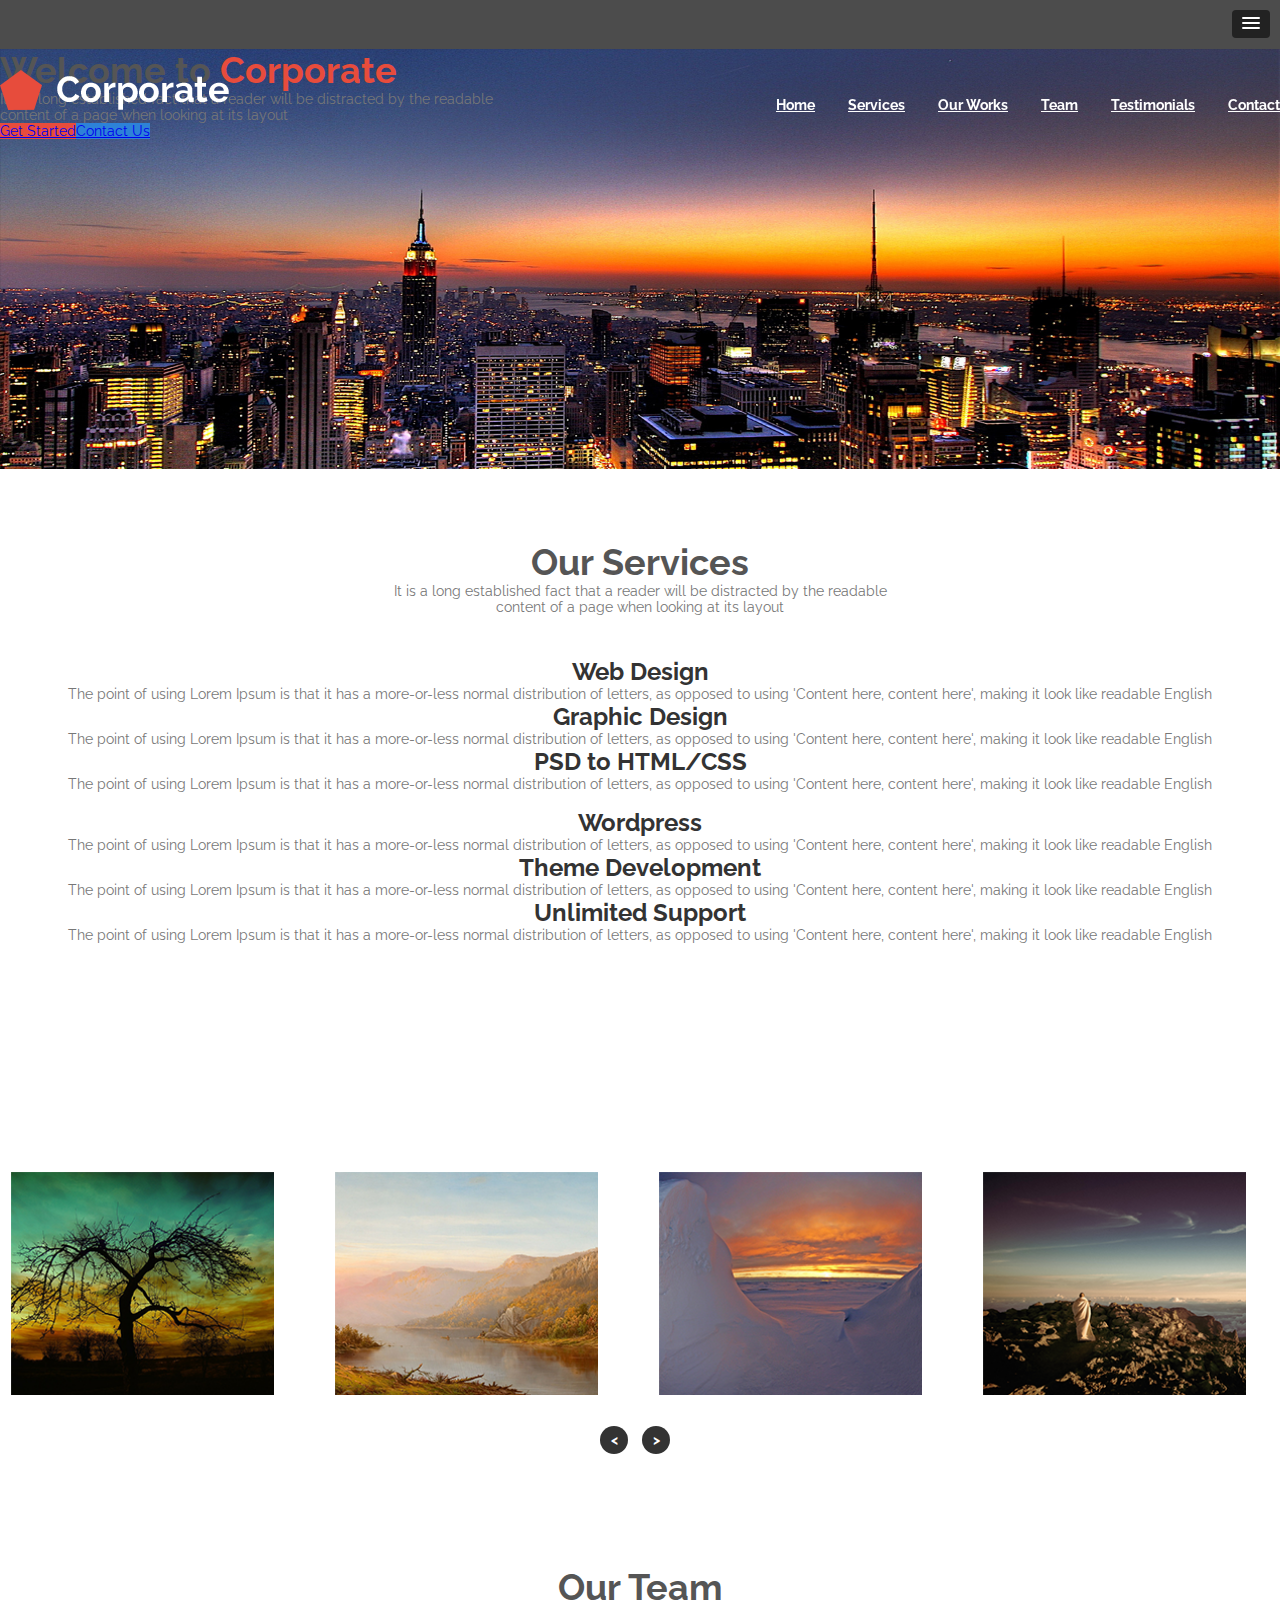
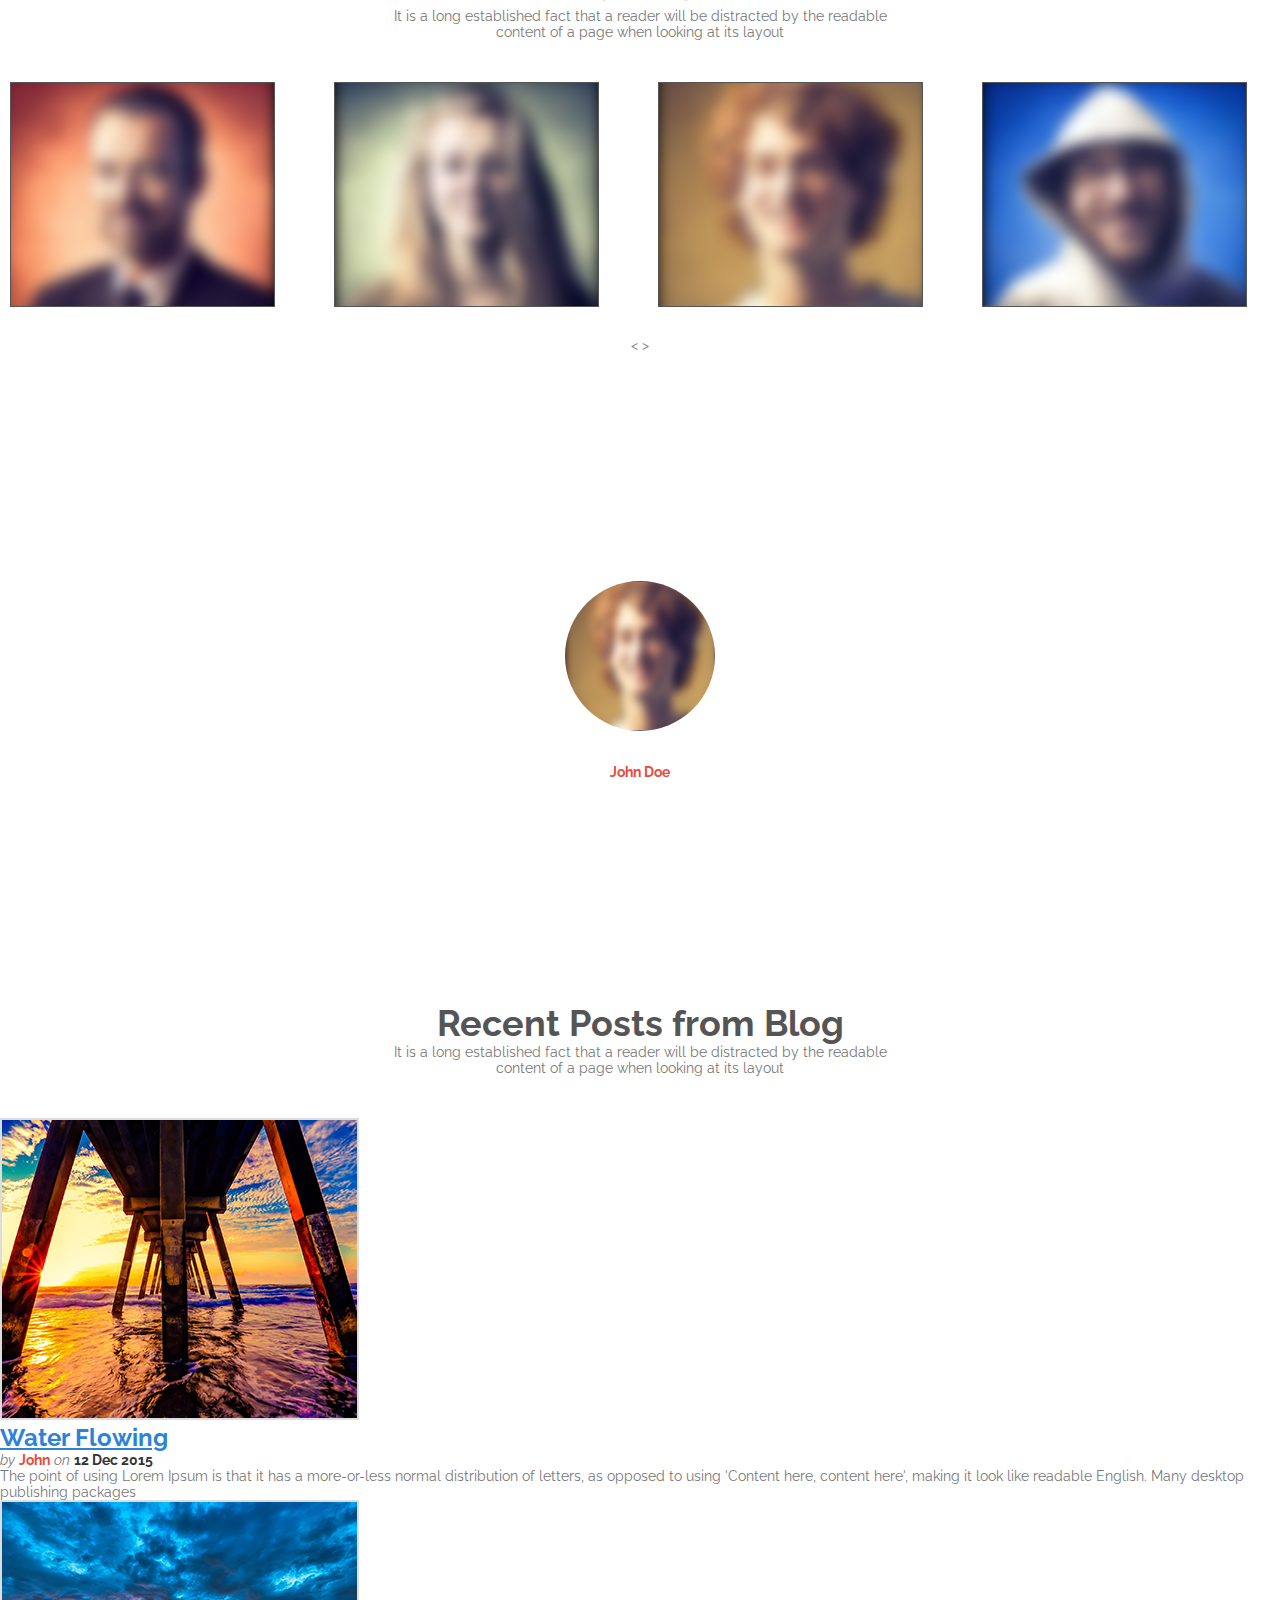
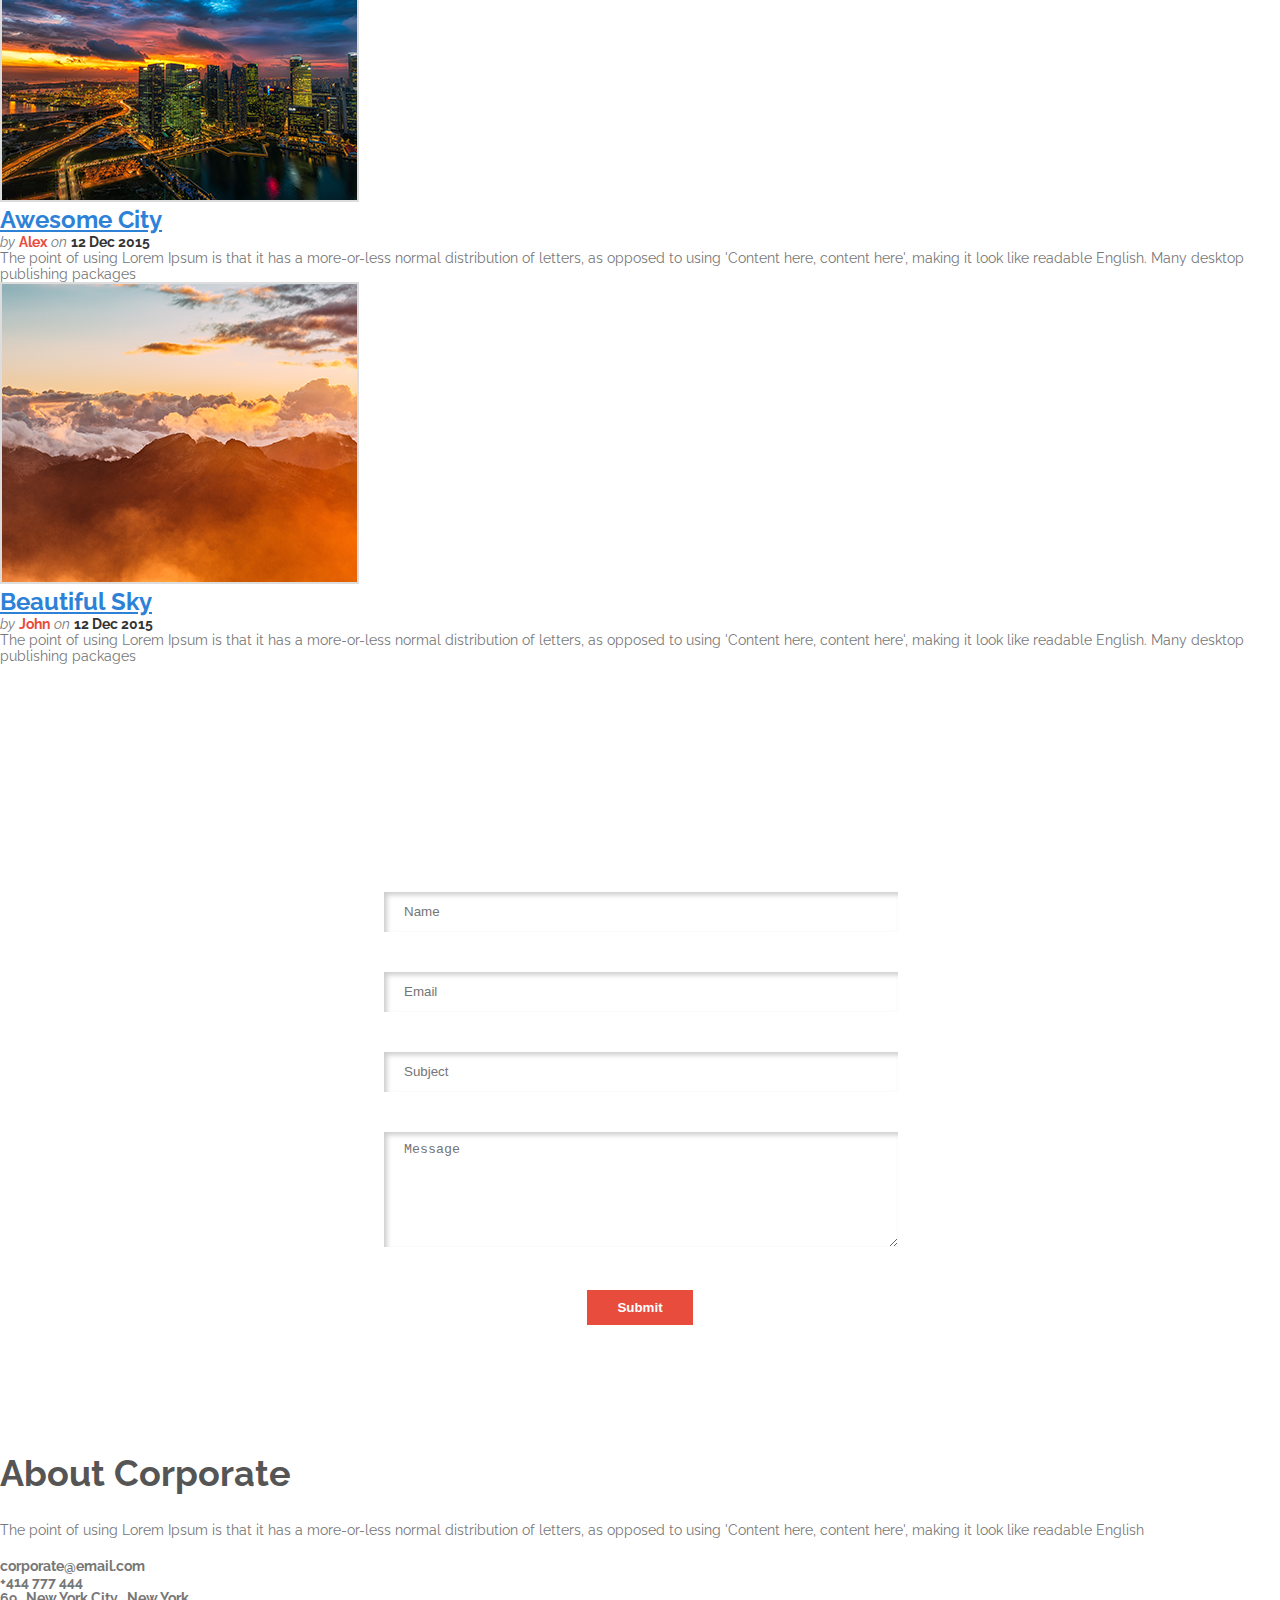
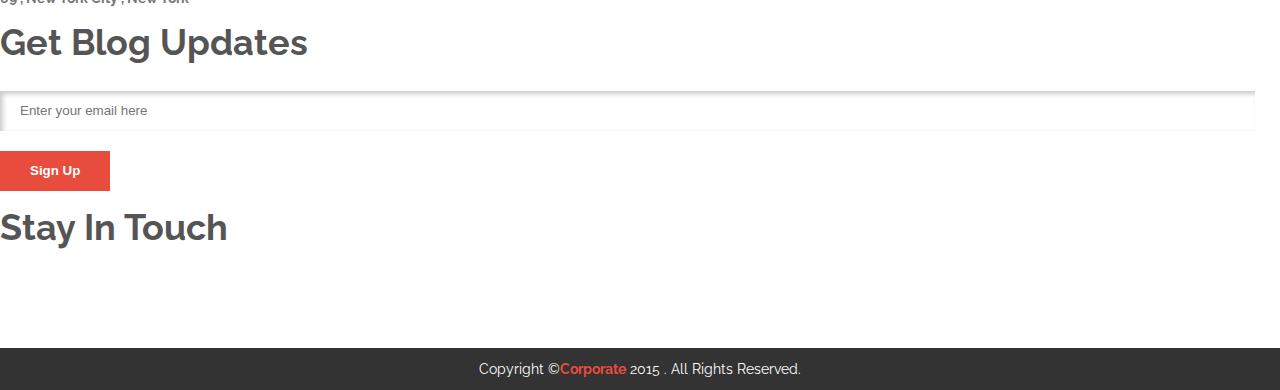
<file: index.html>
<!DOCTYPE html>
<html>

<head>
    <meta charset="UTF-8">
    <meta name="viewport" content="width=device-width" , initial-scale="1.0">
    <!-- css styles -->
    <style rel="stylesheet" type="text/css" href="css/bootstrap.min.css"></style>

    <!-- google font ralewey normal 400 -->
    <!-- font-family: 'Raleway', sans-serif; -->
    <link rel="preconnect" href="https://fonts.googleapis.com">
    <link rel="preconnect" href="https://fonts.gstatic.com" crossorigin>
    <link href="https://fonts.googleapis.com/css2?family=Raleway:wght@500&display=swap" rel="stylesheet">

    <!-- google font ralewey bold 700 -->
    <!-- font-family: 'Raleway', sans-serif; -->
    <link rel="preconnect" href="https://fonts.googleapis.com">
    <link rel="preconnect" href="https://fonts.gstatic.com" crossorigin>
    <link href="https://fonts.googleapis.com/css2?family=Raleway:wght@500;700&display=swap" rel="stylesheet">


    <!-- font awesome bootstrapcdn by maxcdn -->
    <!-- <link rel="stylesheet" href="https://maxcdn.bootstrapcdn.com/font-awesome/4.7.0/css/font-awesome.min.css"> -->

    <link rel="stylesheet" type="text/css" href="css/slicknav.min.css">
    <link rel="stylesheet" type="text/css" href="css/reset.css">
    <link rel="stylesheet" type="text/css" href="style.css">
    <link rel="stylesheet" type="text/css" href="css/responsive.css">
    <script src="https://ajax.googleapis.com/ajax/libs/jquery/1.10.1/jquery.min.js" type="text/javascript"></script>
    <script type="text/javascript" src="js/respond.js"></script>
    <script type="text/javascript" src="js/caroufredsel.js"></script>
    <!-- owl carousel 2.3.4 -->
    <!-- Include CSS -->
    <!-- <link rel="stylesheet" href="owlcarousel/owl.carousel.min.css">
    <link rel="stylesheet" href="owlcarousel/owl.theme.default.min.css"> -->
    <!-- Include JS -->
    <!-- <script src="jquery.min.js"></script>
    <script src="owlcarousel/owl.carousel.min.js"></script> -->
    <link href="https://cdn.jsdelivr.net/npm/bootstrap@5.1.3/dist/css/bootstrap.min.css" rel="stylesheet" integrity="sha384-1BmE4kWBq78iYhFldvKuhfTAU6auU8tT94WrHftjDbrCEXSU1oBoqyl2QvZ6jIW3" crossorigin="anonymous">

</head>

</html>

<body>
    <!-- body content -->
    <!-- <header class="secondary-dark-blue-bg"> -->
    <header>
        <div class="container">
            <div class="row">
                <a class="logo" href="#"><img src="img/logo.png" alt="logo" /></a>
                <nav>
                    <ul class="menu" id="menu">
                        <li><a href="#">Home</a></li>
                        <li><a href="#">Services</a></li>
                        <li><a href="#">Our Works</a></li>
                        <li><a href="#">Team</a></li>
                        <li><a href="#">Testimonials</a></li>
                        <li><a href="#">Contact</a></li>
                    </ul>
                </nav>
                <div class="clearfix"></div>
            </div>
        </div>
    </header>

    <section>
        <ul class="slider-carousel" id="slider-carousel">
            <li class="img1">
                <h1>Welcome to <span class="primary">Corporate</span> </h1>
                <p>It is a long established fact that a reader will be distracted by the readable <br> content of a page when looking at its layout </p>
                <a href="#" class="primary-bg cta1">Get Started</a><a href="#" class="secondary-sky-blue-bg cta2">Contact Us</a>
            </li>
            <li class="img1">
                <h1>Welcome to <span class="primary">Corporate</span> </h1>
                <p>It is a long established fact that a reader will be distracted by the readable <br> content of a page when looking at its layout </p>
                <a href="#" class="primary-bg cta1">Get Started</a><a href="#" class="secondary-sky-blue-bg cta2">Contact Us</a>
            </li>
            <li class="img1">
                <h1>Welcome to <span class="primary">Corporate</span> </h1>
                <p>It is a long established fact that a reader will be distracted by the readable <br> content of a page when looking at its layout </p>
                <a href="#" class="primary-bg cta1">Get Started</a><a href="#" class="secondary-sky-blue-bg cta2">Contact Us</a>
            </li>
        </ul>
        <ul class="sliderpager">
            <li><a href="#"><i class="fa fa-circle"></i></a></li>
            <li><a href="#"><i class="fa fa-circle"></i></a></li>
            <li><a href="#"><i class="fa fa-circle"></i></a></li>
        </ul>
    </section>
    <!-- Our Services -->
    <section class="services section-padding">
        <div class="services-header">
            <h1>Our Services</h1>
            <p>It is a long established fact that a reader will be distracted by the readable <br> content of a page when looking at its layout </p>
        </div>
        <div class="services-content">
            <div class="container">
                <div class="row">
                    <div class="col-md-4">
                        <p><i class="fa fa-laptop"></i></p>
                        <h3>Web Design</h3>
                        <p>The point of using Lorem Ipsum is that it has a more-or-less normal distribution of letters, as opposed to using 'Content here, content here', making it look like readable English</p>
                    </div>
                    <div class="col-md-4">
                        <p><i class="fa fa-edit"></i></p>
                        <h3>Graphic Design</h3>
                        <p>The point of using Lorem Ipsum is that it has a more-or-less normal distribution of letters, as opposed to using 'Content here, content here', making it look like readable English</p>
                    </div>
                    <div class="col-md-4">
                        <p><i class="fa fa-cog"></i></p>
                        <h3>PSD to HTML/CSS</h3>
                        <p>The point of using Lorem Ipsum is that it has a more-or-less normal distribution of letters, as opposed to using 'Content here, content here', making it look like readable English</p>
                    </div>
                </div>

                <br>

                <div class="row">
                    <div class="col-md-4">
                        <p><i class="fa fa-bars"></i></p>
                        <h3>Wordpress</h3>
                        <p>The point of using Lorem Ipsum is that it has a more-or-less normal distribution of letters, as opposed to using 'Content here, content here', making it look like readable English</p>
                    </div>
                    <div class="col-md-4">
                        <p><i class="fa fa-leaf"></i></p>
                        <h3>Theme Development</h3>
                        <p>The point of using Lorem Ipsum is that it has a more-or-less normal distribution of letters, as opposed to using 'Content here, content here', making it look like readable English</p>
                    </div>
                    <div class="col-md-4">
                        <p><i class="fa fa-globe"></i></p>
                        <h3>Unlimited Support</h3>
                        <p>The point of using Lorem Ipsum is that it has a more-or-less normal distribution of letters, as opposed to using 'Content here, content here', making it look like readable English</p>
                    </div>
                </div>

            </div>
        </div>
    </section>

    <section class="portfolio section-padding">
        <div class="portfolio-header">
            <h1 class="white">Our Works</h1>
            <p>It is a long established fact that a reader will be distracted by the readable <br> content of a page when looking at its layout </p>
        </div>

        <div class="container">
            <div class="row">
                <ul class="portfolio-carousel">
                    <li>
                        <div class="inner-content">
                            <img src="img/portfolio/project1.png">
                            <div class="overlay-content">
                                <h1>Environment Website</h1>
                                <p><a href="#">Click here </a>for details</p>
                            </div>
                        </div>
                    </li>
                    <li>
                        <div class="inner-content">
                            <img src="img/portfolio/project2.png">
                            <div class="overlay-content">
                                <h1>Environment Website</h1>
                                <p><a href="#">Click here </a>for details</p>
                            </div>
                        </div>
                    </li>
                    <li>
                        <div class="inner-content">
                            <img src="img/portfolio/project3.png">
                            <div class="overlay-content">
                                <h1>Environment Website</h1>
                                <p><a href="#">Click here </a>for details</p>
                            </div>
                        </div>
                    </li>
                    <li>
                        <div class="inner-content">
                            <img src="img/portfolio/project4.png">
                            <div class="overlay-content">
                                <h1>Environment Website</h1>
                                <p><a href="#">Click here </a>for details</p>
                            </div>
                        </div>
                    </li>
                    <li>
                        <div class="inner-content">
                            <img src="img/portfolio/project2.png">
                            <div class="overlay-content">
                                <h1>Environment Website</h1>
                                <p><a href="#">Click here </a>for details</p>
                            </div>
                        </div>
                    </li>
                    <li>
                        <div class="inner-content">
                            <img src="img/portfolio/project1.png">
                            <div class="overlay-content">
                                <h1>Environment Website</h1>
                                <p><a href="#">Click here </a>for details</p>
                            </div>
                        </div>
                    </li>
                    <li>
                        <div class="inner-content">
                            <img src="img/portfolio/project4.png">
                            <div class="overlay-content">
                                <h1>Environment Website</h1>
                                <p><a href="#">Click here </a>for details</p>
                            </div>
                        </div>
                    </li>
                </ul>

                <ul class="portfolio-nav">
                    <li id="prev">&lt;</li>
                    <li id="next">&gt;</li>
                </ul>
            </div>
        </div>

    </section>

    <!-- Our Team -->
    <section class="team section-padding">
        <div class="team-header">
            <h1>Our Team</h1>
            <p>It is a long established fact that a reader will be distracted by the readable <br> content of a page when looking at its layout </p>
        </div>

        <div class="container">
            <div class="row">
                <ul class="team-carousel">
                    <li>
                        <div class="inner-content">
                            <img src="img/team/member1.png">
                            <div class="overlay-content white">
                                <p class="name primary">John Doe</p>
                                <p class="position secondary-sky-blue bold">Web Developer</p>
                                <p class="description">The point of using Lorem Ipsum is that it has a more-or-less normal distribution of letters</p>
                                <ul class="member-social-links">
                                    <li><a href="#"><i class="fa fa-facebook"></i></a></li>
                                    <li><a href="#"><i class="fa fa-twitter"></i></a></li>
                                    <li><a href="#"><i class="fa fa-linkedin"></i></a></li>
                                </ul>
                            </div>
                        </div>
                    </li>
                    <li>
                        <div class="inner-content">
                            <img src="img/team/member2.png">
                            <div class="overlay-content white">
                                <p class="name primary">John Doe</p>
                                <p class="position secondary-sky-blue bold">Web Developer</p>
                                <p class="description">The point of using Lorem Ipsum is that it has a more-or-less normal distribution of letters</p>
                                <ul class="member-social-links">
                                    <li><a href="#"><i class="fa fa-facebook"></i></a></li>
                                    <li><a href="#"><i class="fa fa-twitter"></i></a></li>
                                    <li><a href="#"><i class="fa fa-linkedin"></i></a></li>
                                </ul>
                            </div>
                        </div>
                    </li>
                    <li>
                        <div class="inner-content">
                            <img src="img/team/member3.png">
                            <div class="overlay-content white">
                                <p class="name primary">John Doe</p>
                                <p class="position secondary-sky-blue bold">Web Developer</p>
                                <p class="description">The point of using Lorem Ipsum is that it has a more-or-less normal distribution of letters</p>
                                <ul class="member-social-links">
                                    <li><a href="#"><i class="fa fa-facebook"></i></a></li>
                                    <li><a href="#"><i class="fa fa-twitter"></i></a></li>
                                    <li><a href="#"><i class="fa fa-linkedin"></i></a></li>
                                </ul>
                            </div>
                        </div>
                    </li>
                    <li>
                        <div class="inner-content">
                            <img src="img/team/member4.png">
                            <div class="overlay-content white">
                                <p class="name primary">John Doe</p>
                                <p class="position secondary-sky-blue bold">Web Developer</p>
                                <p class="description">The point of using Lorem Ipsum is that it has a more-or-less normal distribution of letters</p>
                                <ul class="member-social-links">
                                    <li><a href="#"><i class="fa fa-facebook"></i></a></li>
                                    <li><a href="#"><i class="fa fa-twitter"></i></a></li>
                                    <li><a href="#"><i class="fa fa-linkedin"></i></a></li>
                                </ul>
                            </div>
                        </div>
                    </li>
                    <li>
                        <div class="inner-content">
                            <img src="img/team/member2.png">
                            <div class="overlay-content white">
                                <p class="name primary">John Doe</p>
                                <p class="position secondary-sky-blue bold">Web Developer</p>
                                <p class="description">The point of using Lorem Ipsum is that it has a more-or-less normal distribution of letters</p>
                                <ul class="member-social-links">
                                    <li><a href="#"><i class="fa fa-facebook"></i></a></li>
                                    <li><a href="#"><i class="fa fa-twitter"></i></a></li>
                                    <li><a href="#"><i class="fa fa-linkedin"></i></a></li>
                                </ul>
                            </div>
                        </div>
                    </li>
                    <li>
                        <div class="inner-content">
                            <img src="img/team/member1.png">
                            <div class="overlay-content white">
                                <p class="name primary">John Doe</p>
                                <p class="position secondary-sky-blue bold">Web Developer</p>
                                <p class="description">The point of using Lorem Ipsum is that it has a more-or-less normal distribution of letters</p>
                                <ul class="member-social-links">
                                    <li><a href="#"><i class="fa fa-facebook"></i></a></li>
                                    <li><a href="#"><i class="fa fa-twitter"></i></a></li>
                                    <li><a href="#"><i class="fa fa-linkedin"></i></a></li>
                                </ul>
                            </div>
                        </div>
                    </li>
                    <li>
                        <div class="inner-content">
                            <img src="img/team/member4.png">
                            <div class="overlay-content white">
                                <p class="name primary">John Doe</p>
                                <p class="position secondary-sky-blue bold">Web Developer</p>
                                <p class="description">The point of using Lorem Ipsum is that it has a more-or-less normal distribution of letters</p>
                                <ul class="member-social-links">
                                    <li><a href="#"><i class="fa fa-facebook"></i></a></li>
                                    <li><a href="#"><i class="fa fa-twitter"></i></a></li>
                                    <li><a href="#"><i class="fa fa-linkedin"></i></a></li>
                                </ul>
                            </div>
                        </div>
                    </li>
                </ul>

                <ul class="team-nav">
                    <li id="team-prev">&lt;</li>
                    <li id="team-next">&gt;</li>
                </ul>
            </div>
        </div>
    </section>

    <!-- testimonials -->
    <section class="testimonials section-padding center">
        <div class="testimonials-header">
            <h1 class="white">Client Testimonials</h1>
            <p>It is a long established fact that a reader will be distracted by the readable <br> content of a page when looking at its layout </p>
        </div>
        <ul class="testimonial-carousel">
            <li>
                <img src="img/team/member3.png">
                <p class="name">John Doe</p>
                <p class="position">Web Designer</p>
                <blockquote>
                    <i>
                        The point of using Lorem Ipsum is that it has a more-or-less normal distribution of letters, as opposed to using 'Content here, content here', making it look like readable English. Many desktop publishing packages and web page editors now use Lorem Ipsum
                        as their default model text, and a search for 'lorem ipsum' will uncover many web sites still in their infancy
                    </i>
                </blockquote>
            </li>
            <li>
                <img src="img/team/member3.png">
                <p class="name">John Doe</p>
                <p class="position">Web Designer</p>
                <blockquote>
                    <i>
                        The point of using Lorem Ipsum is that it has a more-or-less normal distribution of letters, as opposed to using 'Content here, content here', making it look like readable English. Many desktop publishing packages and web page editors now use Lorem Ipsum
                        as their default model text, and a search for 'lorem ipsum' will uncover many web sites still in their infancy
                    </i>
                </blockquote>
            </li>
            <li>
                <img src="img/team/member3.png">
                <p class="name">John Doe</p>
                <p class="position">Web Designer</p>
                <blockquote>
                    <i>
                        The point of using Lorem Ipsum is that it has a more-or-less normal distribution of letters, as opposed to using 'Content here, content here', making it look like readable English. Many desktop publishing packages and web page editors now use Lorem Ipsum
                        as their default model text, and a search for 'lorem ipsum' will uncover many web sites still in their infancy
                    </i>
                </blockquote>
            </li>
        </ul>

        <ul class="testipager">
            <li>
                <a href="#"><i class="fa fa-circle-o"></i></a>
            </li>
            <li>
                <a href="#"><i class="fa fa-circle-o"></i></a>
            </li>
            <li>
                <a href="#"><i class="fa fa-circle-o"></i></a>
            </li>
        </ul>
    </section>

    <!-- Recent Posts from Blog -->
    <section class="section-padding blog">
        <div class="blog-header center">
            <h1>Recent Posts from Blog</h1>
            <p>It is a long established fact that a reader will be distracted by the readable <br> content of a page when looking at its layout </p>
        </div>
        <div class="container">
            <div class="row">
                <div class="col-md-4">
                    <img src="img/blog/post1.png" alt="post1" class="img-responsive">
                    <h3><a href="#" class="secondary-sky-blue"> Water Flowing </a></h3>
                    <p class="post-description"><i>by</i> <b><span class="primary">John</span></b> <i>on</i> <b class="date">12 Dec 2015</b> </p>
                    <p class="post-content">The point of using Lorem Ipsum is that it has a more-or-less normal distribution of letters, as opposed to using 'Content here, content here', making it look like readable English. Many desktop publishing packages </p>
                </div>

                <div class="col-md-4">
                    <img src="img/blog/post2.png" alt="post2" class="img-responsive">
                    <h3><a href="#" class="secondary-sky-blue"> Awesome City </a></h3>
                    <p class="post-description"><i>by</i> <b><span class="primary">Alex</span></b> <i>on</i> <b class="date">12 Dec 2015</b> </p>
                    <p class="post-content">The point of using Lorem Ipsum is that it has a more-or-less normal distribution of letters, as opposed to using 'Content here, content here', making it look like readable English. Many desktop publishing packages </p>
                </div>

                <div class="col-md-4">
                    <img src="img/blog/post3.png" alt="post2" class="img-responsive">
                    <h3><a href="#" class="secondary-sky-blue"> Beautiful Sky </a></h3>
                    <p class="post-description"><i>by</i> <b><span class="primary">John</span></b> <i>on</i> <b class="date">12 Dec 2015</b> </p>
                    <p class="post-content">The point of using Lorem Ipsum is that it has a more-or-less normal distribution of letters, as opposed to using 'Content here, content here', making it look like readable English. Many desktop publishing packages </p>
                </div>
            </div>
        </div>
    </section>

    <!-- Contact Us -->
    <section class="section-padding contact">
        <div class="contact-header center">
            <h1 class="white">Contact Us</h1>
            <p>It is a long established fact that a reader will be distracted by the readable <br> content of a page when looking at its layout </p>
        </div>

        <form class="contact-form">
            <!-- <fieldset> -->
            <input type="text" id="name" placeholder="Name">
            <!-- </fieldset> -->
            <!-- <fieldset> -->
            <input type="email" id="email" placeholder="Email">
            <!-- </fieldset> -->
            <!-- <fieldset> -->
            <input type="text" id="subject" placeholder="Subject">
            <!-- </fieldset> -->
            <!-- <fieldset> -->
            <textarea id="message" cols="30" rows="7" placeholder="Message"></textarea>
            <!-- </fieldset> -->
            <!-- <fieldset> -->
            <input type="submit" id="submit" value="Submit">
            <!-- </fieldset> -->
        </form>
    </section>

    <footer>
        <div class="container">
            <div class="row">
                <div class="col-md-4">
                    <h1>About Corporate</h1>
                    <p class="about">The point of using Lorem Ipsum is that it has a more-or-less normal distribution of letters, as opposed to using 'Content here, content here', making it look like readable English</p>
                    <p><i class="fa fa-fa-envelope"></i><span class="contact-email">corporate@email.com</span></p>
                    <p><i class="fa fa-fa-mobile"></i><span class="contact-phone">+414 777 444</span></p>
                    <p><i class="fa fa-fa-location-arrow"></i><span class="contact-location">69 , New York City , New York</span></p>
                </div>
                <div class="col-md-4">
                    <h1>Get Blog Updates</h1>
                    <form class="update-form">
                        <!-- <fieldset> -->
                        <input type="text" id="take-email" placeholder="Enter your email here">
                        <!-- </fieldset> -->
                        <!-- <fieldset> -->
                        <input type="submit" id="submit-button" value="Sign Up">
                        <!-- </fieldset> -->
                    </form>
                </div>
                <div class="col-md-4">
                    <h1>Stay In Touch</h1>
                    <ul class="footer-social-links">
                        <li><a href="#"><i class="fa fa-facebook"></i></a></li>
                        <li><a href="#"><i class="fa fa-twitter"></i></a></li>
                        <li><a href="#"><i class="fa fa-linkedin"></i></a></li>
                        <li><a href="#"><i class="fa fa-dribbble"></i></a></li>
                        <li><a href="#"><i class="fa fa-youtube"></i></a></li>
                    </ul>
                </div>
            </div>
        </div>
        <div class="copyright">
            <p>Copyright &copy;<span class="primary">Corporate</span> 2015 . All Rights Reserved.</p>
        </div>
    </footer>

    <!-- javascripts -->

    <!-- <script type="text/javascript" src="js/bootstrap.min.js"></script> -->
    <script type="text/javascript" src="js/jquery.slicknav.min.js"></script>
    <script type="text/javascript" src="js/main.js"></script>
</body>
</file>
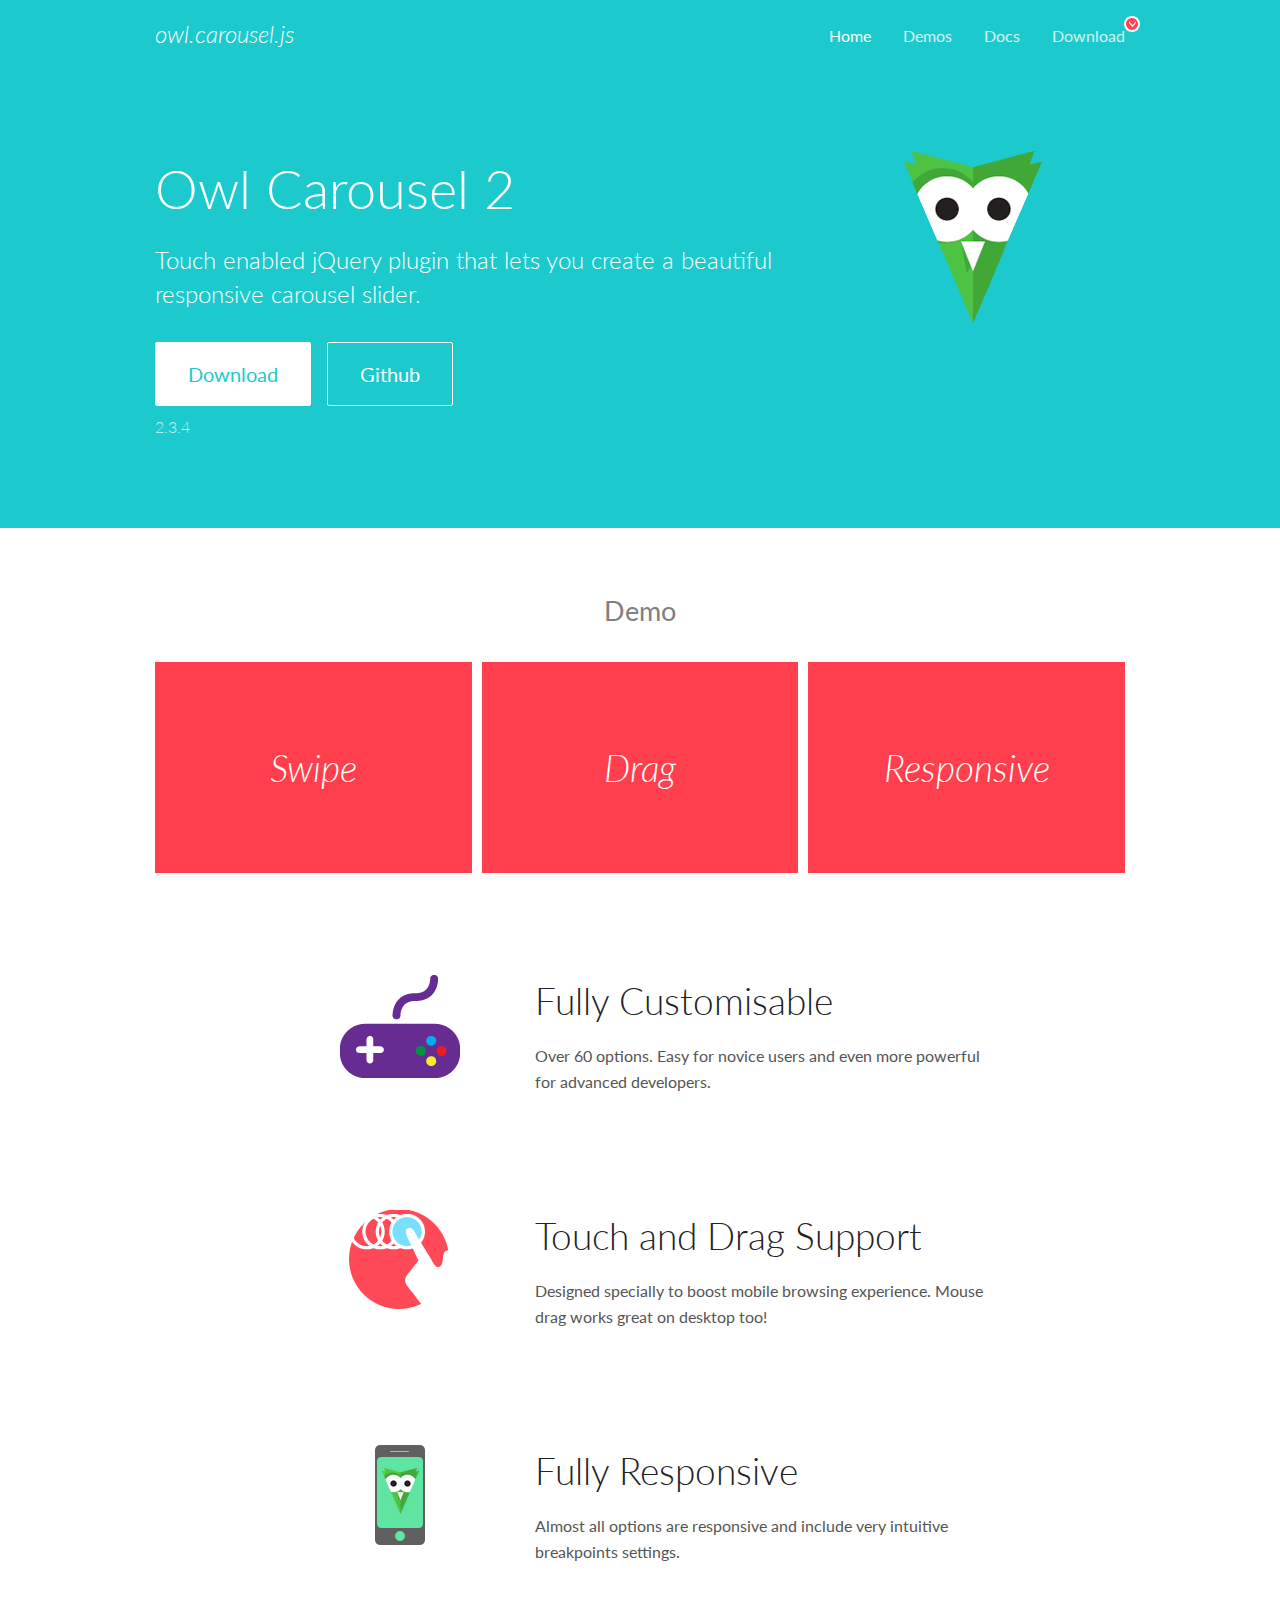
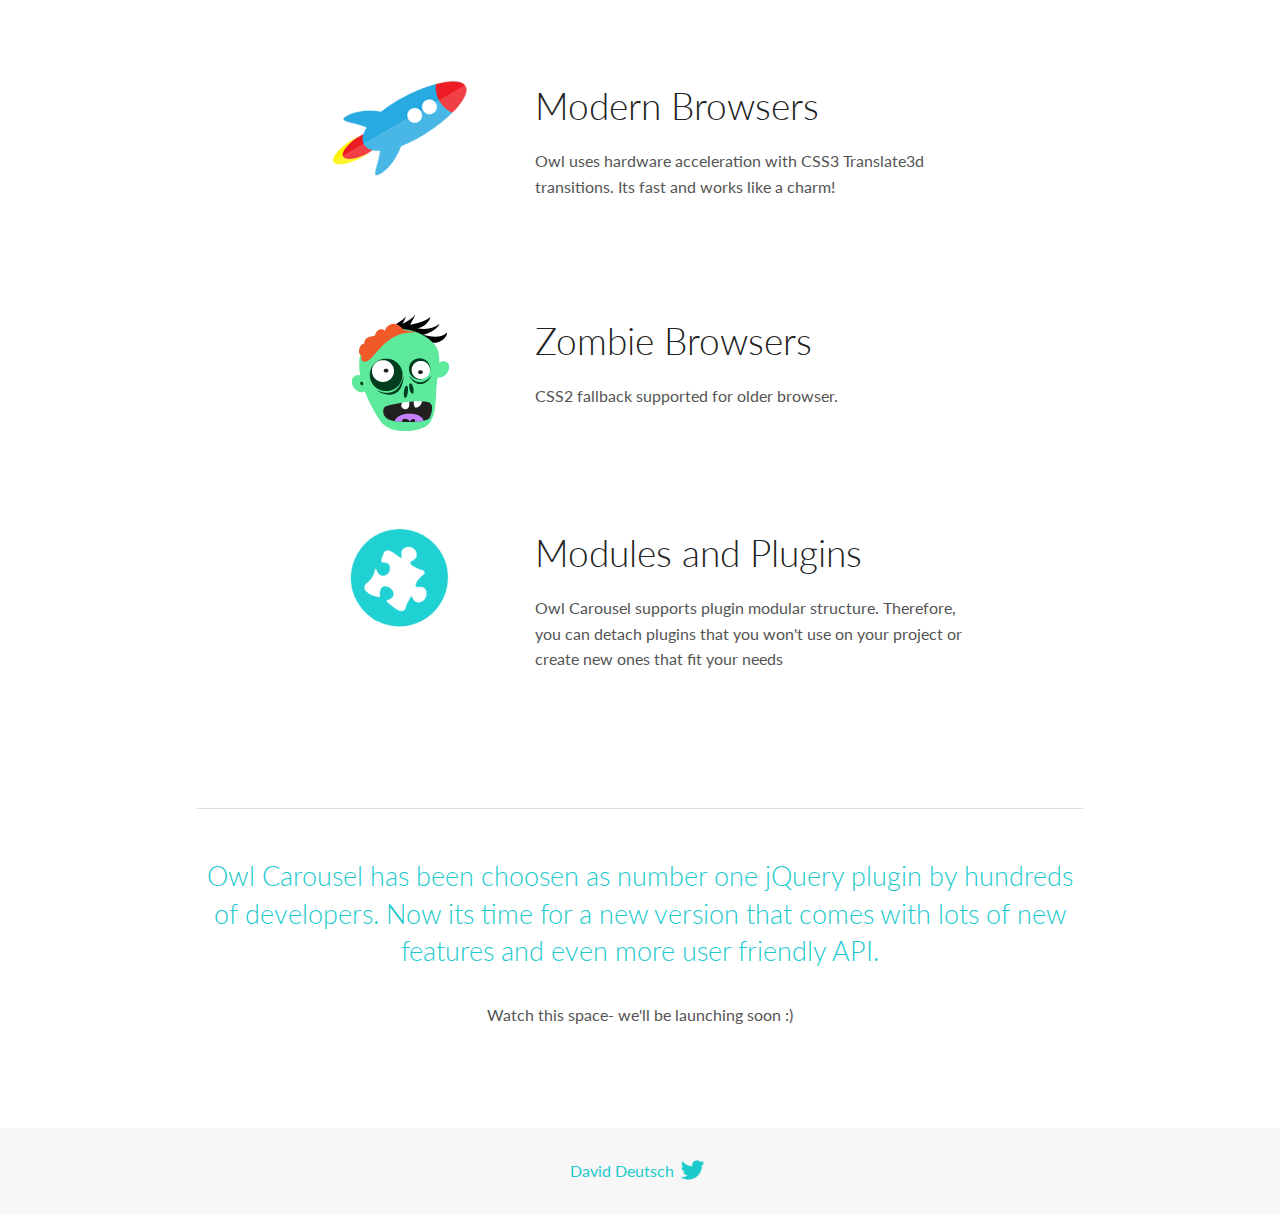
<file: js/OwlCarousel2-2.3.4/docs/index.html>
<!DOCTYPE html>
<html lang="en">
  <head>

    <!-- head -->
    <meta charset="utf-8">
    <meta name="msapplication-tap-highlight" content="no" />
    <meta name="viewport" content="width=device-width, initial-scale=1.0" />
    <meta name="description" content="Touch enabled jQuery plugin that lets you create beautiful responsive carousel slider.">
    <meta name="author" content="David Deutsch">
    <title>
      Home | Owl Carousel | 2.3.4
    </title>

    <!-- Stylesheets -->
    <link href='https://fonts.googleapis.com/css?family=Lato:300,400,700,400italic,300italic' rel='stylesheet' type='text/css'>
    <link rel="stylesheet" href="assets/css/docs.theme.min.css">

    <!-- Owl Stylesheets -->
    <link rel="stylesheet" href="assets/owlcarousel/assets/owl.carousel.min.css">
    <link rel="stylesheet" href="assets/owlcarousel/assets/owl.theme.default.min.css">

    <!-- HTML5 shim and Respond.js IE8 support of HTML5 elements and media queries -->

    <!--[if lt IE 9]>
      <script src="https://oss.maxcdn.com/libs/html5shiv/3.7.0/html5shiv.js"></script>
      <script src="https://oss.maxcdn.com/libs/respond.js/1.3.0/respond.min.js"></script>
    <![endif]-->

    <!-- Favicons -->
    <link rel="apple-touch-icon-precomposed" sizes="144x144" href="assets/ico/apple-touch-icon-144-precomposed.png">
    <link rel="shortcut icon" href="assets/ico/favicon.png">
    <link rel="shortcut icon" href="favicon.ico">

    <!-- Yeah i know js should not be in header. Its required for demos.-->

    <!-- javascript -->
    <script src="assets/vendors/jquery.min.js"></script>
    <script src="assets/owlcarousel/owl.carousel.js"></script>
  </head>
  <body>

    <!-- header -->
    <header class="header">
      <div class="row">
        <div class="large-12 columns">
          <div class="brand left">
            <h3>
              <a href="/OwlCarousel2/">owl.carousel.js</a> 
            </h3>
          </div>
          <a id="toggle-nav" class="right">
            <span></span> <span></span> <span></span> 
          </a> 
          <div class="nav-bar">
            <ul class="clearfix">
              <li class="active">
                <a href="/OwlCarousel2/index.html">Home</a> 
              </li>
              <li> <a href="/OwlCarousel2/demos/demos.html">Demos</a>  </li>
              <li> <a href="/OwlCarousel2/docs/started-welcome.html">Docs</a>  </li>
              <li>
                <a href="https://github.com/OwlCarousel2/OwlCarousel2/archive/2.3.4.zip">Download</a> 
                <span class="download"></span> 
              </li>
            </ul>
          </div>
        </div>
      </div>
    </header>

    <!-- home panel -->
    <section id="hero">
      <div class="row">
        <div class="large-8 medium-8 columns">
          <h1>Owl Carousel 2</h1>
          <h4>Touch enabled jQuery plugin that lets you create a beautiful responsive carousel slider.</h4>
          <a href="https://github.com/OwlCarousel2/OwlCarousel2/archive/2.3.4.zip" class="hero-button">Download</a> 
          <a href="https://github.com/OwlCarousel2/OwlCarousel2" class="hero-button outline">Github</a> 
          <p>2.3.4</p>
        </div>
        <div class="large-4 medium-4 columns">
          <img class="owl-logo" src="assets/img/owl-logo.png" alt="mr. Owl">
        </div>
      </div>
    </section>

    <!-- body -->
    <div class="home-demo">
      <div class="row">
        <div class="large-12 columns">
          <h3>Demo</h3>
          <div class="owl-carousel">
            <div class="item">
              <h2>Swipe</h2>
            </div>
            <div class="item">
              <h2>Drag</h2>
            </div>
            <div class="item">
              <h2>Responsive</h2>
            </div>
            <div class="item">
              <h2>CSS3</h2>
            </div>
            <div class="item">
              <h2>Fast</h2>
            </div>
            <div class="item">
              <h2>Easy</h2>
            </div>
            <div class="item">
              <h2>Free</h2>
            </div>
            <div class="item">
              <h2>Upgradable</h2>
            </div>
            <div class="item">
              <h2>Tons of options</h2>
            </div>
            <div class="item">
              <h2>Infinity</h2>
            </div>
            <div class="item">
              <h2>Auto Width</h2>
            </div>
          </div>
        </div>
      </div>
    </div>
    <script>
      var owl = $('.owl-carousel');
      owl.owlCarousel({
        margin: 10,
        loop: true,
        responsive: {
          0: {
            items: 1
          },
          600: {
            items: 2
          },
          1000: {
            items: 3
          }
        }
      })
    </script>

    <!-- features -->
    <div id="features">
      <div class="row">
        <div class="small-12 medium-9 small-centered columns">
          <section class="row feature">
            <div class="medium-4 small-12 columns">
              <img src="assets/img/feature-options.png" alt="">
            </div>
            <div class="medium-8 small-12 columns">
              <h2>Fully Customisable</h2>
              <p>Over 60 options. Easy for novice users and even more powerful for advanced developers.</p>
            </div>
          </section>
          <section class="row feature">
            <div class="medium-4 small-12 columns">
              <img src="assets/img/feature-drag.png" alt="">
            </div>
            <div class="medium-8 small-12 columns">
              <h2>Touch and Drag Support</h2>
              <p>Designed specially to boost mobile browsing experience. Mouse drag works great on desktop too!</p>
            </div>
          </section>
          <section class="row feature">
            <div class="medium-4 small-12 columns">
              <img src="assets/img/feature-responsive.png" alt="">
            </div>
            <div class="medium-8 small-12 columns">
              <h2>Fully Responsive</h2>
              <p>Almost all options are responsive and include very intuitive breakpoints settings.</p>
            </div>
          </section>
          <section class="row feature">
            <div class="medium-4 small-12 columns">
              <img src="assets/img/feature-modern.png" alt="">
            </div>
            <div class="medium-8 small-12 columns">
              <h2>Modern Browsers</h2>
              <p>Owl uses hardware acceleration with CSS3 Translate3d transitions. Its fast and works like a charm! </p>
            </div>
          </section>
          <section class="row feature">
            <div class="medium-4 small-12 columns">
              <img src="assets/img/feature-zombie.png" alt="">
            </div>
            <div class="medium-8 small-12 columns">
              <h2>Zombie Browsers</h2>
              <p>CSS2 fallback supported for older browser.</p>
            </div>
          </section>
          <section class="row feature">
            <div class="medium-4 small-12 columns">
              <img src="assets/img/feature-module.png" alt="">
            </div>
            <div class="medium-8 small-12 columns">
              <h2>Modules and Plugins</h2>
              <p>Owl Carousel supports plugin modular structure. Therefore, you can detach plugins that you won&#x27;t use on your project or create new ones that fit your needs</p>
            </div>
          </section>
        </div>
      </div>
    </div>

    <!-- footer -->
    <section id="teaser-text">
      <div class="row">
        <div class="small-12 medium-11 small-centered columns">
          <hr>
          <h3 id="owl-carousel-has-been-choosen-as-number-one-jquery-plugin-by-hundreds-of-developers-now-its-time-for-a-new-version-that-comes-with-lots-of-new-features-and-even-more-user-friendly-api-">Owl Carousel has been choosen as number one jQuery plugin by hundreds of developers. Now its time for a new version that comes with lots of new features and even more user friendly API.</h3>
          <p>Watch this space- we&#39;ll be launching soon :)</p>
        </div>
      </div>
    </section>

    <!-- footer -->
    <footer class="footer">
      <div class="row">
        <div class="large-12 columns">
          <h5>
            <a href="/OwlCarousel2/docs/support-contact.html">David Deutsch</a> 
            <a id="custom-tweet-button" href="https://twitter.com/share?url=https://github.com/OwlCarousel2/OwlCarousel2&text=Owl Carousel - This is so awesome! " target="_blank"></a> 
          </h5>
        </div>
      </div>
    </footer>

    <!-- vendors -->
    <script src="assets/vendors/highlight.js"></script>
    <script src="assets/js/app.js"></script>
  </body>
</html>
</file>
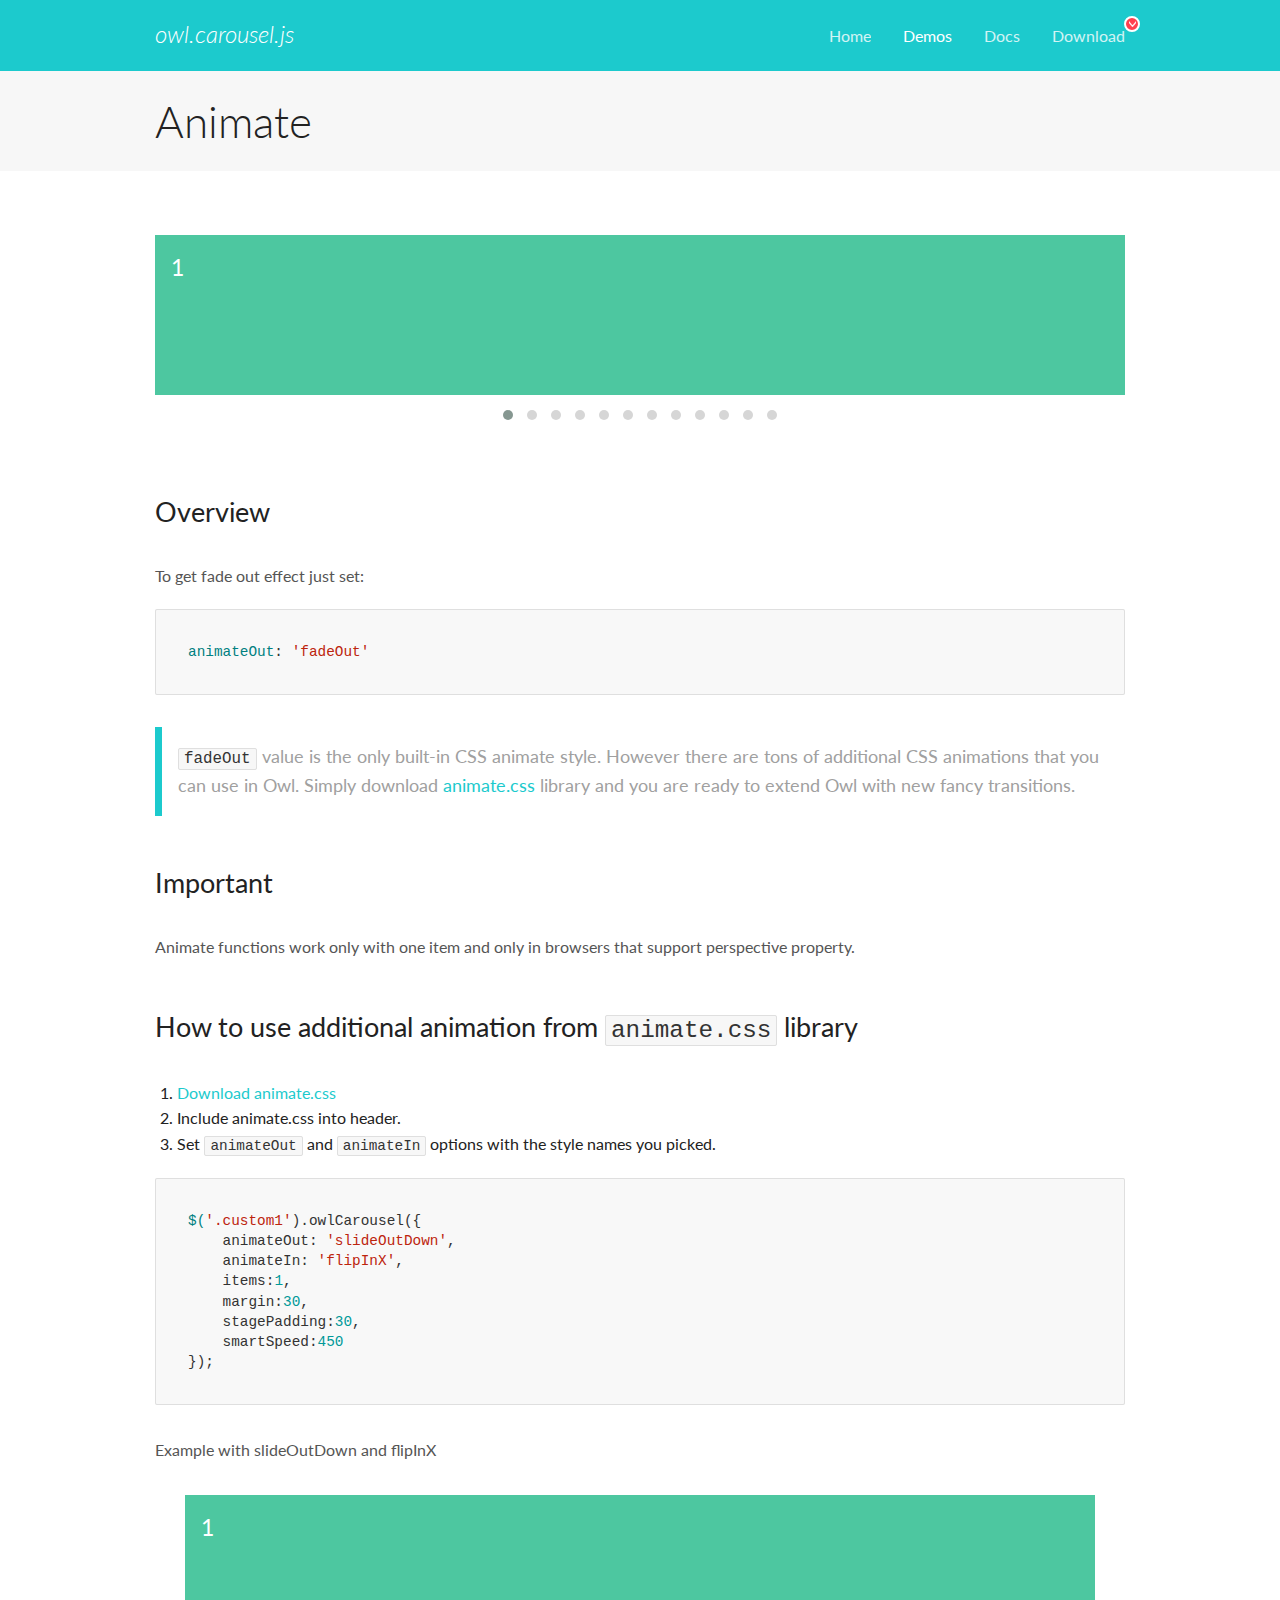
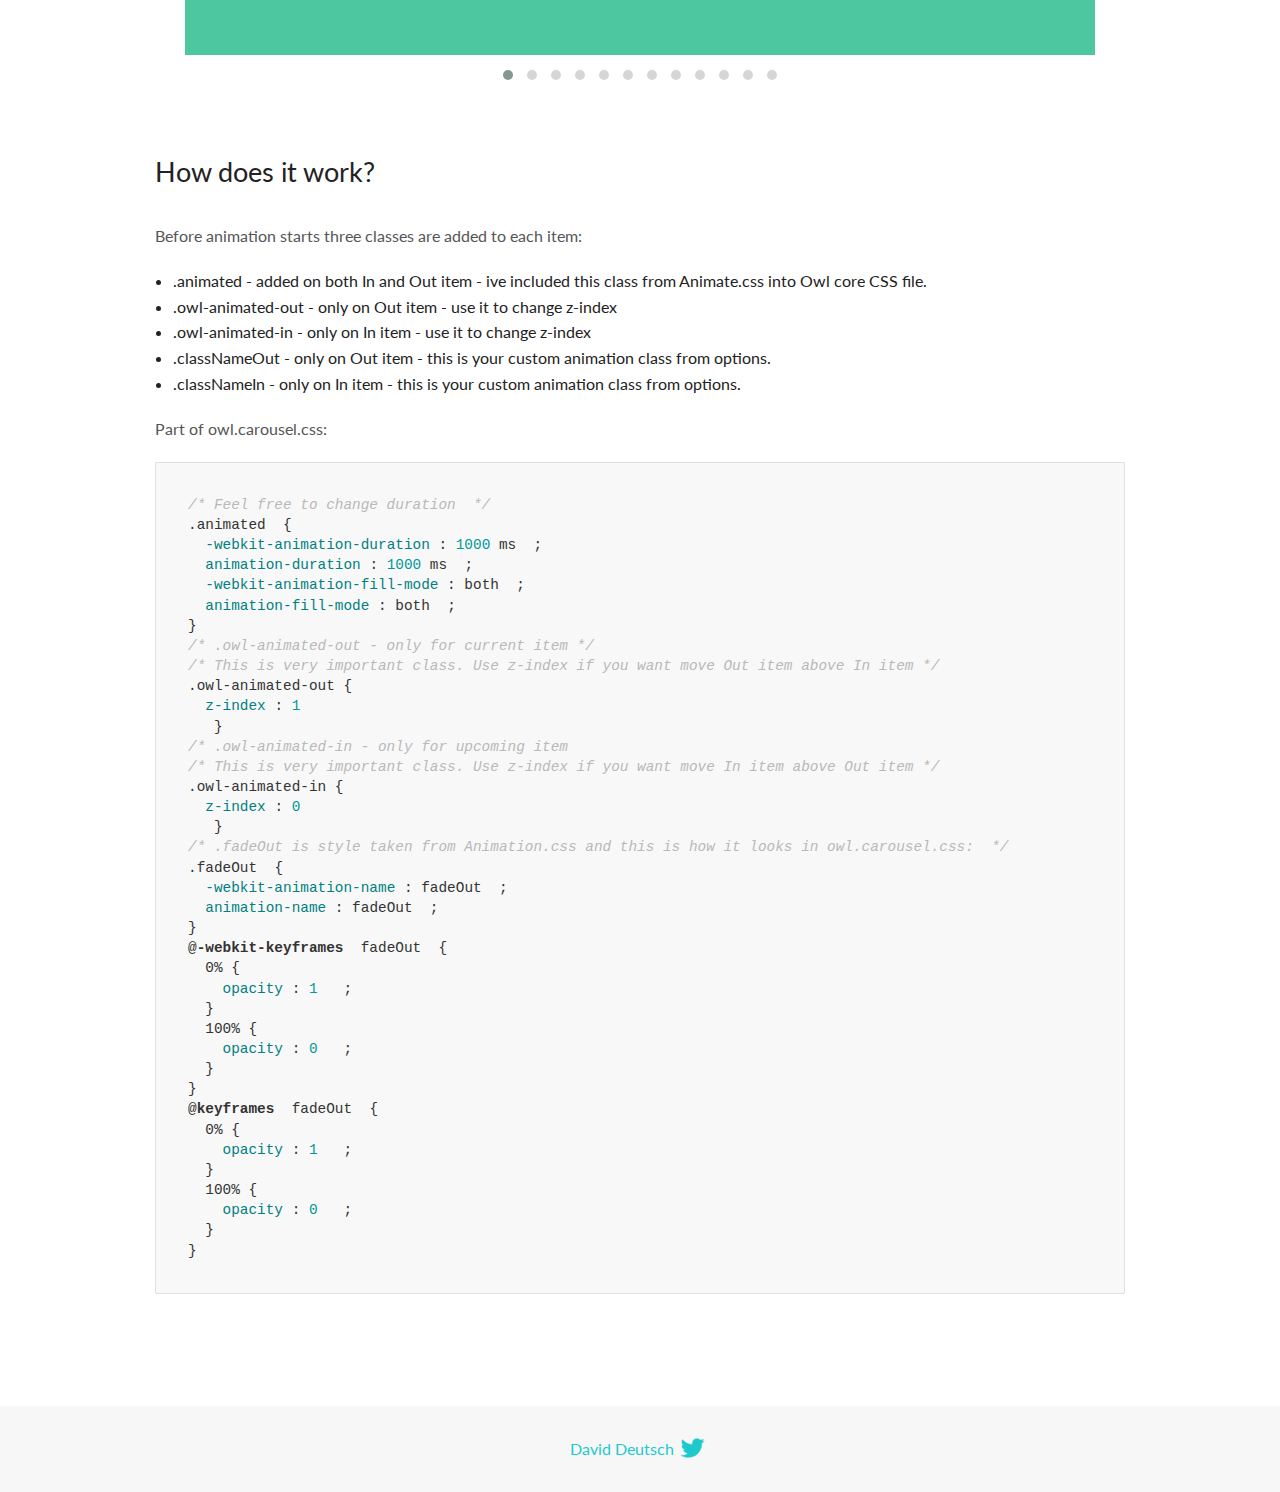
<file: js/OwlCarousel2-2.3.4/docs/demos/animate.html>
<!DOCTYPE html>
<html lang="en">
  <head>

    <!-- head -->
    <meta charset="utf-8">
    <meta name="msapplication-tap-highlight" content="no" />
    <meta name="viewport" content="width=device-width, initial-scale=1.0" />
    <meta name="description" content="Animate carousel">
    <meta name="author" content="David Deutsch">
    <title>
      Animate Demo | Owl Carousel | 2.3.4
    </title>

    <!-- Stylesheets -->
    <link href='https://fonts.googleapis.com/css?family=Lato:300,400,700,400italic,300italic' rel='stylesheet' type='text/css'>
    <link rel="stylesheet" href="../assets/css/docs.theme.min.css">

    <!-- Owl Stylesheets -->
    <link rel="stylesheet" href="../assets/owlcarousel/assets/owl.carousel.min.css">
    <link rel="stylesheet" href="../assets/owlcarousel/assets/owl.theme.default.min.css">

    <!-- HTML5 shim and Respond.js IE8 support of HTML5 elements and media queries -->

    <!--[if lt IE 9]>
      <script src="https://oss.maxcdn.com/libs/html5shiv/3.7.0/html5shiv.js"></script>
      <script src="https://oss.maxcdn.com/libs/respond.js/1.3.0/respond.min.js"></script>
    <![endif]-->

    <!-- Favicons -->
    <link rel="apple-touch-icon-precomposed" sizes="144x144" href="../assets/ico/apple-touch-icon-144-precomposed.png">
    <link rel="shortcut icon" href="../assets/ico/favicon.png">
    <link rel="shortcut icon" href="favicon.ico">

    <!-- Yeah i know js should not be in header. Its required for demos.-->

    <!-- javascript -->
    <script src="../assets/vendors/jquery.min.js"></script>
    <script src="../assets/owlcarousel/owl.carousel.js"></script>
  </head>
  <body>

    <!-- header -->
    <header class="header">
      <div class="row">
        <div class="large-12 columns">
          <div class="brand left">
            <h3>
              <a href="/OwlCarousel2/">owl.carousel.js</a> 
            </h3>
          </div>
          <a id="toggle-nav" class="right">
            <span></span> <span></span> <span></span> 
          </a> 
          <div class="nav-bar">
            <ul class="clearfix">
              <li> <a href="/OwlCarousel2/index.html">Home</a>  </li>
              <li class="active">
                <a href="/OwlCarousel2/demos/demos.html">Demos</a> 
              </li>
              <li> <a href="/OwlCarousel2/docs/started-welcome.html">Docs</a>  </li>
              <li>
                <a href="https://github.com/OwlCarousel2/OwlCarousel2/archive/2.3.4.zip">Download</a> 
                <span class="download"></span> 
              </li>
            </ul>
          </div>
        </div>
      </div>
    </header>

    <!-- title -->
    <section class="title">
      <div class="row">
        <div class="large-12 columns">
          <h1>Animate</h1>
        </div>
      </div>
    </section>

    <!--  Demos -->
    <section id="demos">
      <div class="row">
        <div class="large-12 columns">
          <div class="fadeOut owl-carousel owl-theme">
            <div class="item">
              <h4>1</h4>
            </div>
            <div class="item">
              <h4>2</h4>
            </div>
            <div class="item">
              <h4>3</h4>
            </div>
            <div class="item">
              <h4>4</h4>
            </div>
            <div class="item">
              <h4>5</h4>
            </div>
            <div class="item">
              <h4>6</h4>
            </div>
            <div class="item">
              <h4>7</h4>
            </div>
            <div class="item">
              <h4>8</h4>
            </div>
            <div class="item">
              <h4>9</h4>
            </div>
            <div class="item">
              <h4>10</h4>
            </div>
            <div class="item">
              <h4>11</h4>
            </div>
            <div class="item">
              <h4>12</h4>
            </div>
          </div>
          <h3 id="overview">Overview</h3>
          <p>To get fade out effect just set:</p>
          <pre><code>animateOut: &#39;fadeOut&#39;</code></pre>
          <blockquote>
            <p><code>fadeOut</code> value is the only built-in CSS animate style. However there are tons of additional CSS animations that you can use in Owl. Simply download
              <a href="https://daneden.github.io/animate.css/">animate.css</a>  library and you are ready to extend Owl with new fancy transitions.</p>
          </blockquote>
          <h3 id="important">Important</h3>
          <p>Animate functions work only with one item and only in browsers that support perspective property.</p>
          <h3 id="how-to-use-additional-animation-from-animate-css-library">How to use additional animation from <code>animate.css</code> library</h3>
          <ol>
            <li> <a href="https://daneden.github.io/animate.css/">Download animate.css</a>  </li>
            <li>Include animate.css into header.</li>
            <li>Set <code>animateOut</code> and <code>animateIn</code> options with the style names you picked.</li>
          </ol>
          <pre><code>$(&#39;.custom1&#39;).owlCarousel({
    animateOut: &#39;slideOutDown&#39;,
    animateIn: &#39;flipInX&#39;,
    items:1,
    margin:30,
    stagePadding:30,
    smartSpeed:450
});</code></pre>
          <p>Example with slideOutDown and flipInX</p>
          <div class="custom1 owl-carousel owl-theme">
            <div class="item">
              <h4>1</h4>
            </div>
            <div class="item">
              <h4>2</h4>
            </div>
            <div class="item">
              <h4>3</h4>
            </div>
            <div class="item">
              <h4>4</h4>
            </div>
            <div class="item">
              <h4>5</h4>
            </div>
            <div class="item">
              <h4>6</h4>
            </div>
            <div class="item">
              <h4>7</h4>
            </div>
            <div class="item">
              <h4>8</h4>
            </div>
            <div class="item">
              <h4>9</h4>
            </div>
            <div class="item">
              <h4>10</h4>
            </div>
            <div class="item">
              <h4>11</h4>
            </div>
            <div class="item">
              <h4>12</h4>
            </div>
          </div>
          <h3 id="how-does-it-work-">How does it work?</h3>
          <p>Before animation starts three classes are added to each item:</p>
          <ul>
            <li>.animated - added on both In and Out item - ive included this class from Animate.css into Owl core CSS file.</li>
            <li>.owl-animated-out - only on Out item - use it to change z-index</li>
            <li>.owl-animated-in - only on In item - use it to change z-index</li>
            <li>.classNameOut - only on Out item - this is your custom animation class from options.</li>
            <li>.classNameIn - only on In item - this is your custom animation class from options.</li>
          </ul>
          <p>Part of owl.carousel.css:</p>
          <pre><code class="language-css"><span class="comment">/* Feel free to change duration  */</span> 
<span class="class">.animated</span>  <span class="rules">{
  <span class="rule"><span class="attribute">-webkit-animation-duration</span> :<span class="value"> <span class="number">1000</span> ms</span> </span> ;
  <span class="rule"><span class="attribute">animation-duration</span> :<span class="value"> <span class="number">1000</span> ms</span> </span> ;
  <span class="rule"><span class="attribute">-webkit-animation-fill-mode</span> :<span class="value"> both</span> </span> ;
  <span class="rule"><span class="attribute">animation-fill-mode</span> :<span class="value"> both</span> </span> ;
<span class="rule">}</span> </span> 
<span class="comment">/* .owl-animated-out - only for current item */</span> 
<span class="comment">/* This is very important class. Use z-index if you want move Out item above In item */</span> 
<span class="class">.owl-animated-out</span> <span class="rules">{
  <span class="rule"><span class="attribute">z-index</span> :<span class="value"> <span class="number">1</span> 
</span> </span> </span> }
<span class="comment">/* .owl-animated-in - only for upcoming item
/* This is very important class. Use z-index if you want move In item above Out item */</span> 
<span class="class">.owl-animated-in</span> <span class="rules">{
  <span class="rule"><span class="attribute">z-index</span> :<span class="value"> <span class="number">0</span> 
</span> </span> </span> }
<span class="comment">/* .fadeOut is style taken from Animation.css and this is how it looks in owl.carousel.css:  */</span> 
<span class="class">.fadeOut</span>  <span class="rules">{
  <span class="rule"><span class="attribute">-webkit-animation-name</span> :<span class="value"> fadeOut</span> </span> ;
  <span class="rule"><span class="attribute">animation-name</span> :<span class="value"> fadeOut</span> </span> ;
<span class="rule">}</span> </span> 
<span class="at_rule">@<span class="keyword">-webkit-keyframes</span>  fadeOut </span> {
  0% <span class="rules">{
    <span class="rule"><span class="attribute">opacity</span> :<span class="value"> <span class="number">1</span> </span> </span> ;
  <span class="rule">}</span> </span> 
  100% <span class="rules">{
    <span class="rule"><span class="attribute">opacity</span> :<span class="value"> <span class="number">0</span> </span> </span> ;
  <span class="rule">}</span> </span> 
}
<span class="at_rule">@<span class="keyword">keyframes</span>  fadeOut </span> {
  0% <span class="rules">{
    <span class="rule"><span class="attribute">opacity</span> :<span class="value"> <span class="number">1</span> </span> </span> ;
  <span class="rule">}</span> </span> 
  100% <span class="rules">{
    <span class="rule"><span class="attribute">opacity</span> :<span class="value"> <span class="number">0</span> </span> </span> ;
  <span class="rule">}</span> </span> 
}</code></pre>
          <link rel="stylesheet" href="../assets/css/animate.css">
          <script>
            jQuery(document).ready(function($) {
              $('.fadeOut').owlCarousel({
                items: 1,
                animateOut: 'fadeOut',
                loop: true,
                margin: 10,
              });
              $('.custom1').owlCarousel({
                animateOut: 'slideOutDown',
                animateIn: 'flipInX',
                items: 1,
                margin: 30,
                stagePadding: 30,
                smartSpeed: 450
              });
            });
          </script>
        </div>
      </div>
    </section>

    <!-- footer -->
    <footer class="footer">
      <div class="row">
        <div class="large-12 columns">
          <h5>
            <a href="/OwlCarousel2/docs/support-contact.html">David Deutsch</a> 
            <a id="custom-tweet-button" href="https://twitter.com/share?url=https://github.com/OwlCarousel2/OwlCarousel2&text=Owl Carousel - This is so awesome! " target="_blank"></a> 
          </h5>
        </div>
      </div>
    </footer>

    <!-- vendors -->
    <script src="../assets/vendors/highlight.js"></script>
    <script src="../assets/js/app.js"></script>
  </body>
</html>
</file>
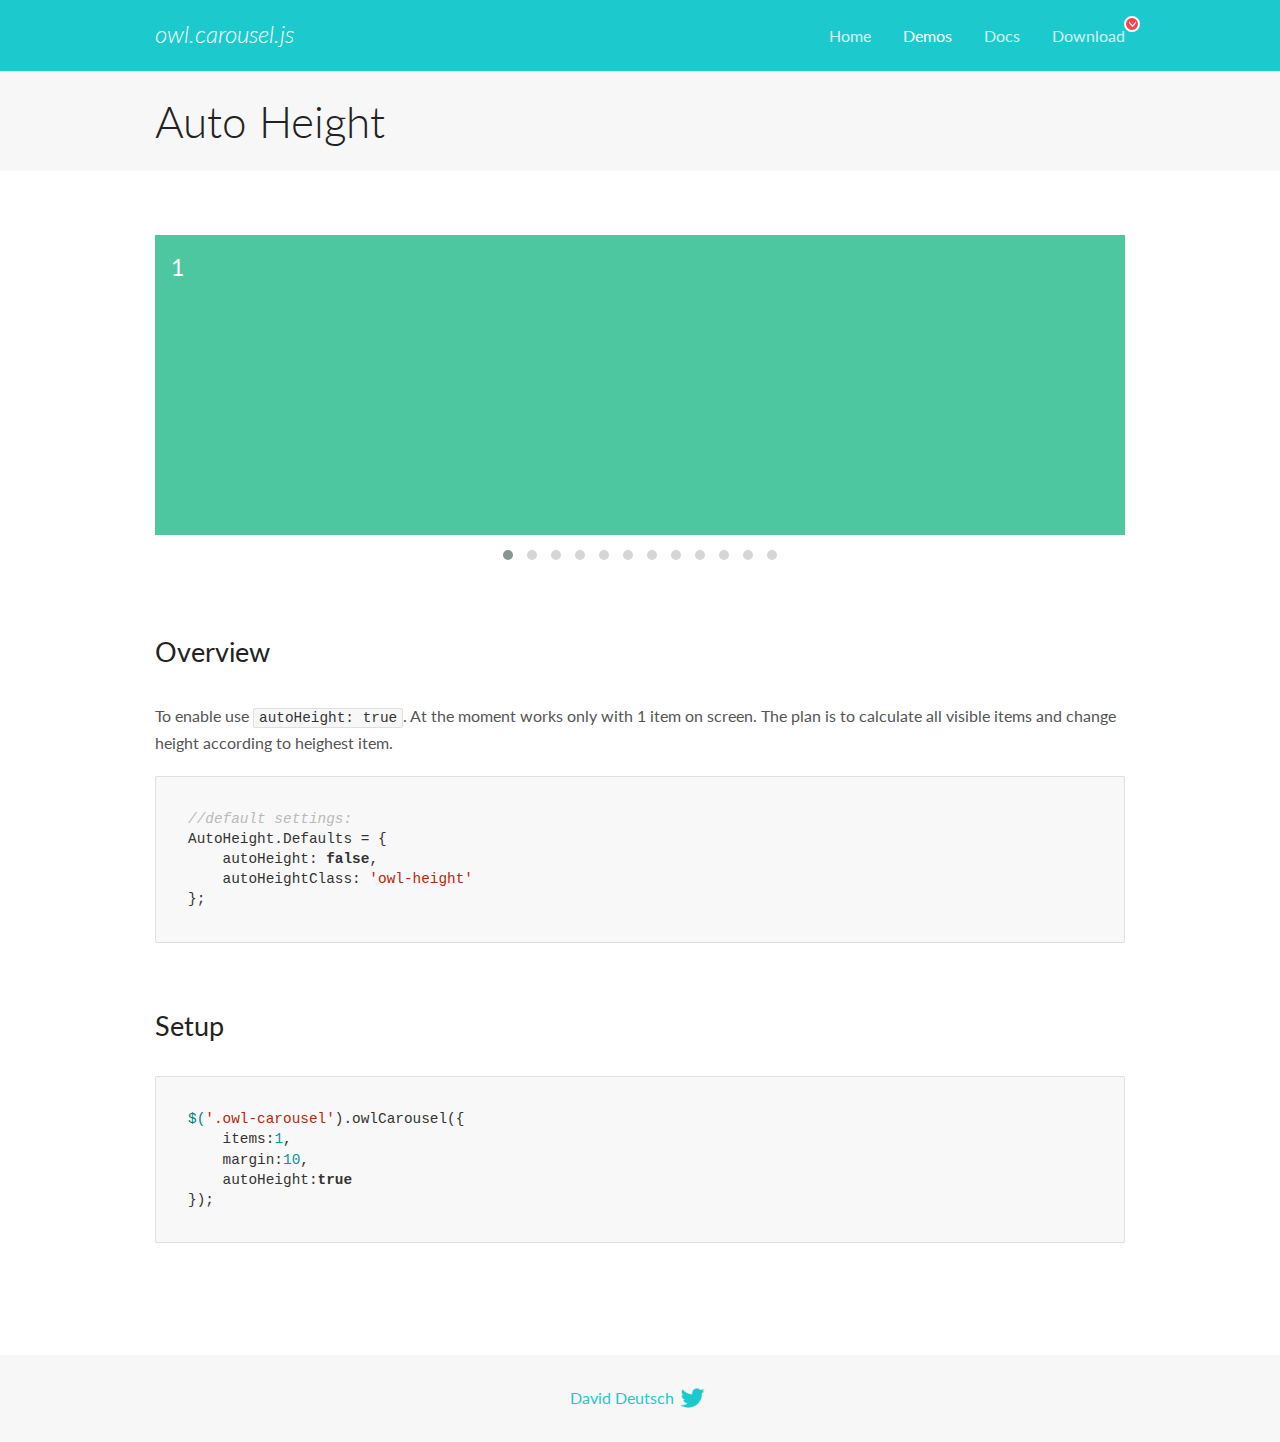
<file: js/OwlCarousel2-2.3.4/docs/demos/autoheight.html>
<!DOCTYPE html>
<html lang="en">
  <head>

    <!-- head -->
    <meta charset="utf-8">
    <meta name="msapplication-tap-highlight" content="no" />
    <meta name="viewport" content="width=device-width, initial-scale=1.0" />
    <meta name="description" content="autoHeight usage demo">
    <meta name="author" content="David Deutsch">
    <title>
      Auto Height Demo | Owl Carousel | 2.3.4
    </title>

    <!-- Stylesheets -->
    <link href='https://fonts.googleapis.com/css?family=Lato:300,400,700,400italic,300italic' rel='stylesheet' type='text/css'>
    <link rel="stylesheet" href="../assets/css/docs.theme.min.css">

    <!-- Owl Stylesheets -->
    <link rel="stylesheet" href="../assets/owlcarousel/assets/owl.carousel.min.css">
    <link rel="stylesheet" href="../assets/owlcarousel/assets/owl.theme.default.min.css">

    <!-- HTML5 shim and Respond.js IE8 support of HTML5 elements and media queries -->

    <!--[if lt IE 9]>
      <script src="https://oss.maxcdn.com/libs/html5shiv/3.7.0/html5shiv.js"></script>
      <script src="https://oss.maxcdn.com/libs/respond.js/1.3.0/respond.min.js"></script>
    <![endif]-->

    <!-- Favicons -->
    <link rel="apple-touch-icon-precomposed" sizes="144x144" href="../assets/ico/apple-touch-icon-144-precomposed.png">
    <link rel="shortcut icon" href="../assets/ico/favicon.png">
    <link rel="shortcut icon" href="favicon.ico">

    <!-- Yeah i know js should not be in header. Its required for demos.-->

    <!-- javascript -->
    <script src="../assets/vendors/jquery.min.js"></script>
    <script src="../assets/owlcarousel/owl.carousel.js"></script>
  </head>
  <body>

    <!-- header -->
    <header class="header">
      <div class="row">
        <div class="large-12 columns">
          <div class="brand left">
            <h3>
              <a href="/OwlCarousel2/">owl.carousel.js</a> 
            </h3>
          </div>
          <a id="toggle-nav" class="right">
            <span></span> <span></span> <span></span> 
          </a> 
          <div class="nav-bar">
            <ul class="clearfix">
              <li> <a href="/OwlCarousel2/index.html">Home</a>  </li>
              <li class="active">
                <a href="/OwlCarousel2/demos/demos.html">Demos</a> 
              </li>
              <li> <a href="/OwlCarousel2/docs/started-welcome.html">Docs</a>  </li>
              <li>
                <a href="https://github.com/OwlCarousel2/OwlCarousel2/archive/2.3.4.zip">Download</a> 
                <span class="download"></span> 
              </li>
            </ul>
          </div>
        </div>
      </div>
    </header>

    <!-- title -->
    <section class="title">
      <div class="row">
        <div class="large-12 columns">
          <h1>Auto Height</h1>
        </div>
      </div>
    </section>

    <!--  Demos -->
    <section id="demos">
      <div class="row">
        <div class="large-12 columns">
          <div class="owl-carousel owl-theme">
            <div class="item" style="height:300px">
              <h4>1</h4>
            </div>
            <div class="item" style="height:100px">
              <h4>2</h4>
            </div>
            <div class="item" style="height:500px">
              <h4>3</h4>
            </div>
            <div class="item" style="height:250px">
              <h4>4</h4>
            </div>
            <div class="item" style="height:400px">
              <h4>5</h4>
            </div>
            <div class="item" style="height:500px">
              <h4>6</h4>
            </div>
            <div class="item" style="height:600px">
              <h4>7</h4>
            </div>
            <div class="item" style="height:400px">
              <h4>8</h4>
            </div>
            <div class="item" style="height:300px">
              <h4>9</h4>
            </div>
            <div class="item" style="height:350px">
              <h4>10</h4>
            </div>
            <div class="item" style="height:200px">
              <h4>11</h4>
            </div>
            <div class="item" style="height:150px">
              <h4>12</h4>
            </div>
          </div>
          <h3 id="overview">Overview</h3>
          <p>To enable use <code>autoHeight: true</code>. At the moment works only with 1 item on screen. The plan is to calculate all visible items and change height according to heighest item.</p>
          <pre><code>//default settings:
AutoHeight.Defaults = {
    autoHeight: false,
    autoHeightClass: &#39;owl-height&#39;
};</code></pre>
          <h3 id="setup">Setup</h3>
          <pre><code>$(&#39;.owl-carousel&#39;).owlCarousel({
    items:1,
    margin:10,
    autoHeight:true
});</code></pre>
          <script>
            $(document).ready(function() {
              $('.owl-carousel').owlCarousel({
                items: 1,
                margin: 10,
                autoHeight: true
              });
            })
          </script>
        </div>
      </div>
    </section>

    <!-- footer -->
    <footer class="footer">
      <div class="row">
        <div class="large-12 columns">
          <h5>
            <a href="/OwlCarousel2/docs/support-contact.html">David Deutsch</a> 
            <a id="custom-tweet-button" href="https://twitter.com/share?url=https://github.com/OwlCarousel2/OwlCarousel2&text=Owl Carousel - This is so awesome! " target="_blank"></a> 
          </h5>
        </div>
      </div>
    </footer>

    <!-- vendors -->
    <script src="../assets/vendors/highlight.js"></script>
    <script src="../assets/js/app.js"></script>
  </body>
</html>
</file>
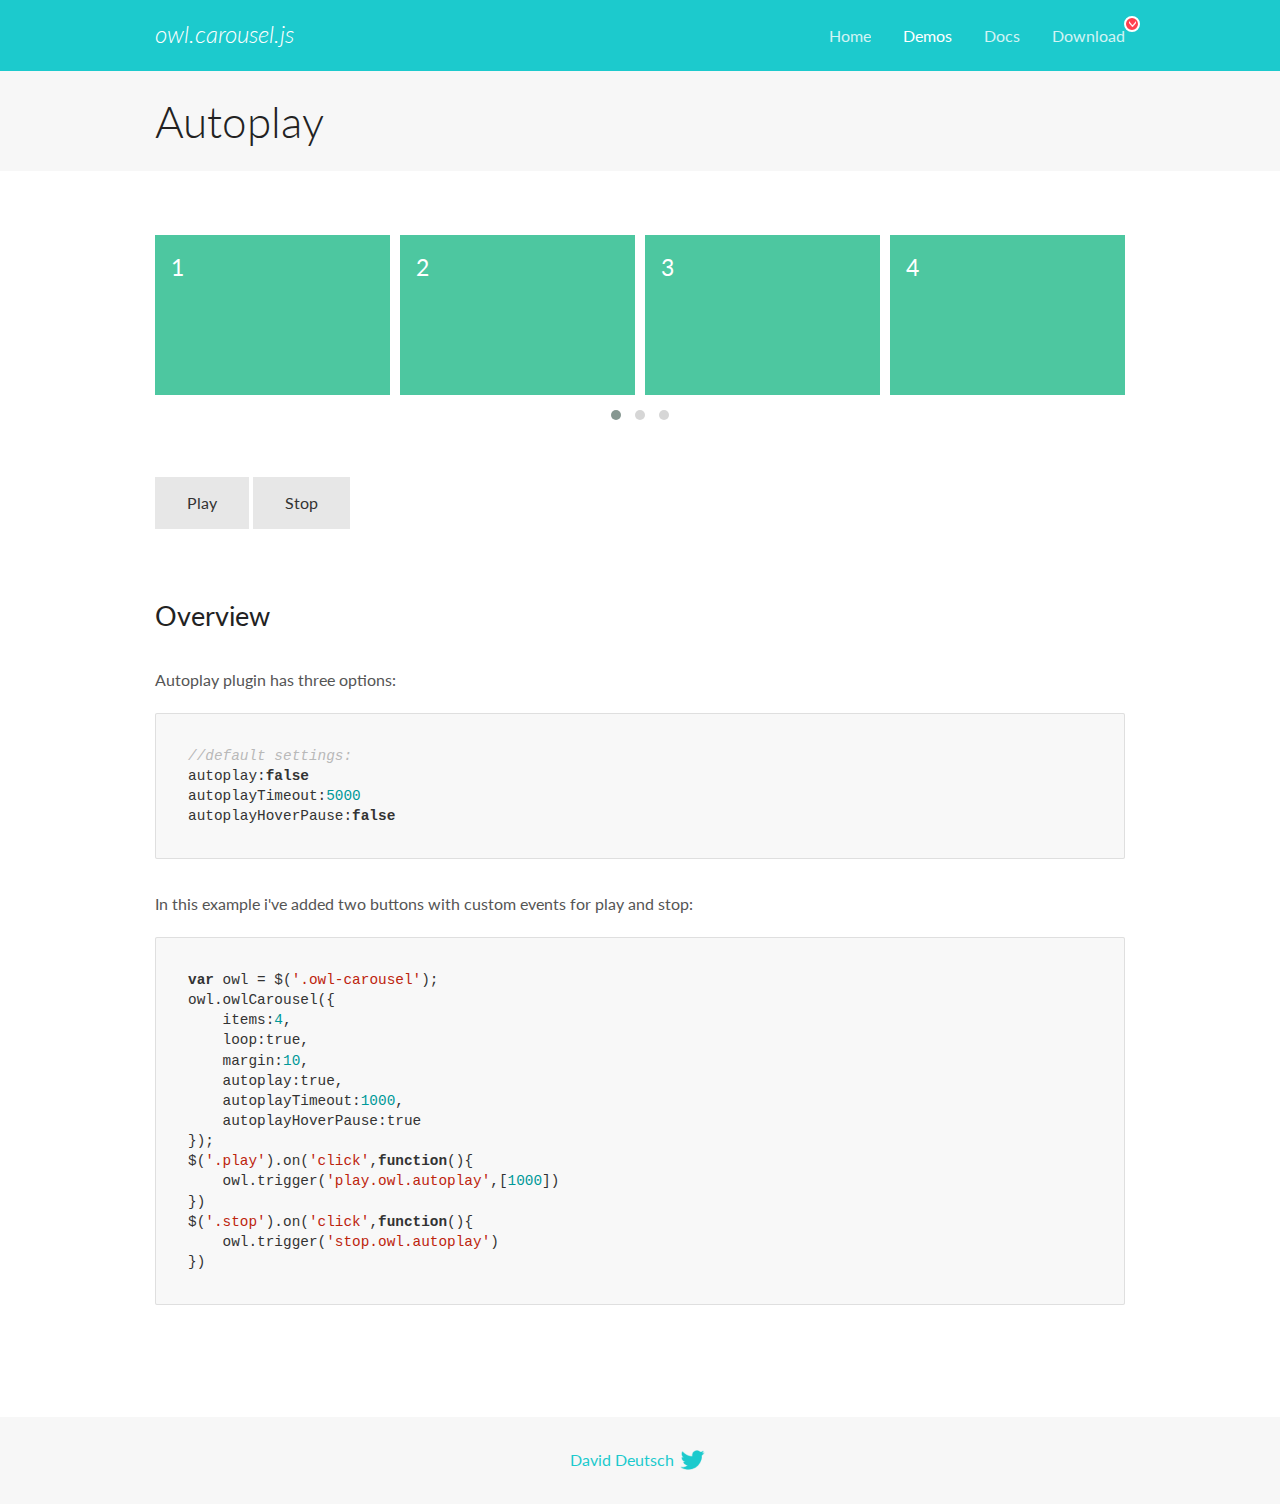
<file: js/OwlCarousel2-2.3.4/docs/demos/autoplay.html>
<!DOCTYPE html>
<html lang="en">
  <head>

    <!-- head -->
    <meta charset="utf-8">
    <meta name="msapplication-tap-highlight" content="no" />
    <meta name="viewport" content="width=device-width, initial-scale=1.0" />
    <meta name="description" content="Autoplay usage demo">
    <meta name="author" content="David Deutsch">
    <title>
      Autoplay Demo | Owl Carousel | 2.3.4
    </title>

    <!-- Stylesheets -->
    <link href='https://fonts.googleapis.com/css?family=Lato:300,400,700,400italic,300italic' rel='stylesheet' type='text/css'>
    <link rel="stylesheet" href="../assets/css/docs.theme.min.css">

    <!-- Owl Stylesheets -->
    <link rel="stylesheet" href="../assets/owlcarousel/assets/owl.carousel.min.css">
    <link rel="stylesheet" href="../assets/owlcarousel/assets/owl.theme.default.min.css">

    <!-- HTML5 shim and Respond.js IE8 support of HTML5 elements and media queries -->

    <!--[if lt IE 9]>
      <script src="https://oss.maxcdn.com/libs/html5shiv/3.7.0/html5shiv.js"></script>
      <script src="https://oss.maxcdn.com/libs/respond.js/1.3.0/respond.min.js"></script>
    <![endif]-->

    <!-- Favicons -->
    <link rel="apple-touch-icon-precomposed" sizes="144x144" href="../assets/ico/apple-touch-icon-144-precomposed.png">
    <link rel="shortcut icon" href="../assets/ico/favicon.png">
    <link rel="shortcut icon" href="favicon.ico">

    <!-- Yeah i know js should not be in header. Its required for demos.-->

    <!-- javascript -->
    <script src="../assets/vendors/jquery.min.js"></script>
    <script src="../assets/owlcarousel/owl.carousel.js"></script>
  </head>
  <body>

    <!-- header -->
    <header class="header">
      <div class="row">
        <div class="large-12 columns">
          <div class="brand left">
            <h3>
              <a href="/OwlCarousel2/">owl.carousel.js</a> 
            </h3>
          </div>
          <a id="toggle-nav" class="right">
            <span></span> <span></span> <span></span> 
          </a> 
          <div class="nav-bar">
            <ul class="clearfix">
              <li> <a href="/OwlCarousel2/index.html">Home</a>  </li>
              <li class="active">
                <a href="/OwlCarousel2/demos/demos.html">Demos</a> 
              </li>
              <li> <a href="/OwlCarousel2/docs/started-welcome.html">Docs</a>  </li>
              <li>
                <a href="https://github.com/OwlCarousel2/OwlCarousel2/archive/2.3.4.zip">Download</a> 
                <span class="download"></span> 
              </li>
            </ul>
          </div>
        </div>
      </div>
    </header>

    <!-- title -->
    <section class="title">
      <div class="row">
        <div class="large-12 columns">
          <h1>Autoplay</h1>
        </div>
      </div>
    </section>

    <!--  Demos -->
    <section id="demos">
      <div class="row">
        <div class="large-12 columns">
          <div class="owl-carousel owl-theme">
            <div class="item">
              <h4>1</h4>
            </div>
            <div class="item">
              <h4>2</h4>
            </div>
            <div class="item">
              <h4>3</h4>
            </div>
            <div class="item">
              <h4>4</h4>
            </div>
            <div class="item">
              <h4>5</h4>
            </div>
            <div class="item">
              <h4>6</h4>
            </div>
            <div class="item">
              <h4>7</h4>
            </div>
            <div class="item">
              <h4>8</h4>
            </div>
            <div class="item">
              <h4>9</h4>
            </div>
            <div class="item">
              <h4>10</h4>
            </div>
            <div class="item">
              <h4>11</h4>
            </div>
            <div class="item">
              <h4>12</h4>
            </div>
          </div>
          <a class="button secondary play">Play</a> 
          <a class="button secondary stop">Stop</a> 
          <h3 id="overview">Overview</h3>
          <p>Autoplay plugin has three options:</p>
          <pre><code>//default settings:
autoplay:false
autoplayTimeout:5000
autoplayHoverPause:false</code></pre>
          <p>In this example i&#39;ve added two buttons with custom events for play and stop:</p>
          <pre><code>var owl = $(&#39;.owl-carousel&#39;);
owl.owlCarousel({
    items:4,
    loop:true,
    margin:10,
    autoplay:true,
    autoplayTimeout:1000,
    autoplayHoverPause:true
});
$(&#39;.play&#39;).on(&#39;click&#39;,function(){
    owl.trigger(&#39;play.owl.autoplay&#39;,[1000])
})
$(&#39;.stop&#39;).on(&#39;click&#39;,function(){
    owl.trigger(&#39;stop.owl.autoplay&#39;)
})</code></pre>
          <script>
            $(document).ready(function() {
              var owl = $('.owl-carousel');
              owl.owlCarousel({
                items: 4,
                loop: true,
                margin: 10,
                autoplay: true,
                autoplayTimeout: 1000,
                autoplayHoverPause: true
              });
              $('.play').on('click', function() {
                owl.trigger('play.owl.autoplay', [1000])
              })
              $('.stop').on('click', function() {
                owl.trigger('stop.owl.autoplay')
              })
            })
          </script>
        </div>
      </div>
    </section>

    <!-- footer -->
    <footer class="footer">
      <div class="row">
        <div class="large-12 columns">
          <h5>
            <a href="/OwlCarousel2/docs/support-contact.html">David Deutsch</a> 
            <a id="custom-tweet-button" href="https://twitter.com/share?url=https://github.com/OwlCarousel2/OwlCarousel2&text=Owl Carousel - This is so awesome! " target="_blank"></a> 
          </h5>
        </div>
      </div>
    </footer>

    <!-- vendors -->
    <script src="../assets/vendors/highlight.js"></script>
    <script src="../assets/js/app.js"></script>
  </body>
</html>
</file>
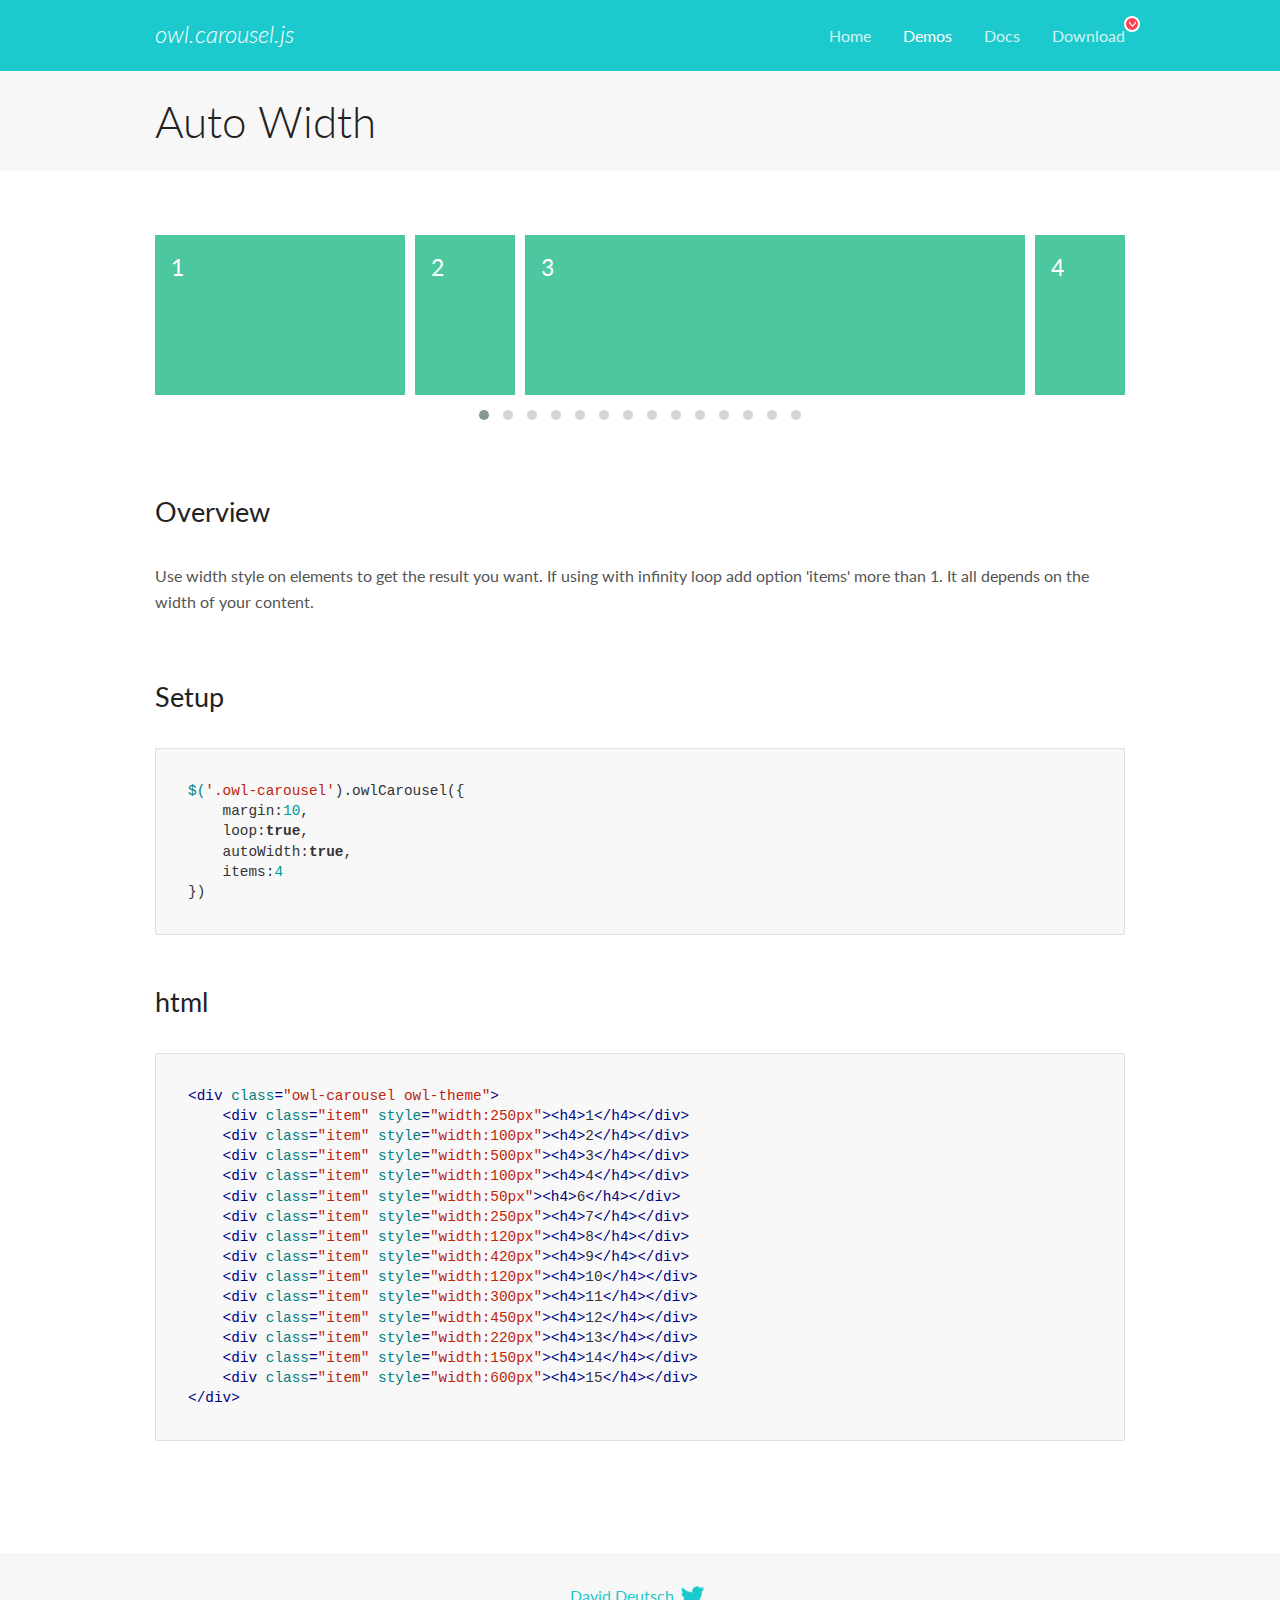
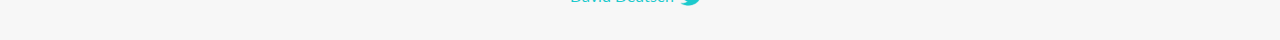
<file: js/OwlCarousel2-2.3.4/docs/demos/autowidth.html>
<!DOCTYPE html>
<html lang="en">
  <head>

    <!-- head -->
    <meta charset="utf-8">
    <meta name="msapplication-tap-highlight" content="no" />
    <meta name="viewport" content="width=device-width, initial-scale=1.0" />
    <meta name="description" content="Auto Width">
    <meta name="author" content="David Deutsch">
    <title>
      Auto Width Demo | Owl Carousel | 2.3.4
    </title>

    <!-- Stylesheets -->
    <link href='https://fonts.googleapis.com/css?family=Lato:300,400,700,400italic,300italic' rel='stylesheet' type='text/css'>
    <link rel="stylesheet" href="../assets/css/docs.theme.min.css">

    <!-- Owl Stylesheets -->
    <link rel="stylesheet" href="../assets/owlcarousel/assets/owl.carousel.min.css">
    <link rel="stylesheet" href="../assets/owlcarousel/assets/owl.theme.default.min.css">

    <!-- HTML5 shim and Respond.js IE8 support of HTML5 elements and media queries -->

    <!--[if lt IE 9]>
      <script src="https://oss.maxcdn.com/libs/html5shiv/3.7.0/html5shiv.js"></script>
      <script src="https://oss.maxcdn.com/libs/respond.js/1.3.0/respond.min.js"></script>
    <![endif]-->

    <!-- Favicons -->
    <link rel="apple-touch-icon-precomposed" sizes="144x144" href="../assets/ico/apple-touch-icon-144-precomposed.png">
    <link rel="shortcut icon" href="../assets/ico/favicon.png">
    <link rel="shortcut icon" href="favicon.ico">

    <!-- Yeah i know js should not be in header. Its required for demos.-->

    <!-- javascript -->
    <script src="../assets/vendors/jquery.min.js"></script>
    <script src="../assets/owlcarousel/owl.carousel.js"></script>
  </head>
  <body>

    <!-- header -->
    <header class="header">
      <div class="row">
        <div class="large-12 columns">
          <div class="brand left">
            <h3>
              <a href="/OwlCarousel2/">owl.carousel.js</a> 
            </h3>
          </div>
          <a id="toggle-nav" class="right">
            <span></span> <span></span> <span></span> 
          </a> 
          <div class="nav-bar">
            <ul class="clearfix">
              <li> <a href="/OwlCarousel2/index.html">Home</a>  </li>
              <li class="active">
                <a href="/OwlCarousel2/demos/demos.html">Demos</a> 
              </li>
              <li> <a href="/OwlCarousel2/docs/started-welcome.html">Docs</a>  </li>
              <li>
                <a href="https://github.com/OwlCarousel2/OwlCarousel2/archive/2.3.4.zip">Download</a> 
                <span class="download"></span> 
              </li>
            </ul>
          </div>
        </div>
      </div>
    </header>

    <!-- title -->
    <section class="title">
      <div class="row">
        <div class="large-12 columns">
          <h1>Auto Width</h1>
        </div>
      </div>
    </section>

    <!--  Demos -->
    <section id="demos">
      <div class="row">
        <div class="large-12 columns">
          <div class="owl-carousel owl-theme">
            <div class="item" style="width:250px">
              <h4>1</h4>
            </div>
            <div class="item" style="width:100px">
              <h4>2</h4>
            </div>
            <div class="item" style="width:500px">
              <h4>3</h4>
            </div>
            <div class="item" style="width:100px">
              <h4>4</h4>
            </div>
            <div class="item" style="width:50px">
              <h4>6</h4>
            </div>
            <div class="item" style="width:250px">
              <h4>7</h4>
            </div>
            <div class="item" style="width:120px">
              <h4>8</h4>
            </div>
            <div class="item" style="width:420px">
              <h4>9</h4>
            </div>
            <div class="item" style="width:120px">
              <h4>10</h4>
            </div>
            <div class="item" style="width:300px">
              <h4>11</h4>
            </div>
            <div class="item" style="width:450px">
              <h4>12</h4>
            </div>
            <div class="item" style="width:220px">
              <h4>13</h4>
            </div>
            <div class="item" style="width:150px">
              <h4>14</h4>
            </div>
            <div class="item" style="width:600px">
              <h4>15</h4>
            </div>
          </div>
          <h3 id="overview">Overview</h3>
          <p>Use width style on elements to get the result you want. If using with infinity loop add option &#39;items&#39; more than 1. It all depends on the width of your content.</p>
          <h3 id="setup">Setup</h3>
          <pre><code>$(&#39;.owl-carousel&#39;).owlCarousel({
    margin:10,
    loop:true,
    autoWidth:true,
    items:4
})</code></pre>
          <h3 id="html">html</h3>
          <pre><code>&lt;div class=&quot;owl-carousel owl-theme&quot;&gt;
    &lt;div class=&quot;item&quot; style=&quot;width:250px&quot;&gt;&lt;h4&gt;1&lt;/h4&gt;&lt;/div&gt;
    &lt;div class=&quot;item&quot; style=&quot;width:100px&quot;&gt;&lt;h4&gt;2&lt;/h4&gt;&lt;/div&gt;
    &lt;div class=&quot;item&quot; style=&quot;width:500px&quot;&gt;&lt;h4&gt;3&lt;/h4&gt;&lt;/div&gt;
    &lt;div class=&quot;item&quot; style=&quot;width:100px&quot;&gt;&lt;h4&gt;4&lt;/h4&gt;&lt;/div&gt;
    &lt;div class=&quot;item&quot; style=&quot;width:50px&quot;&gt;&lt;h4&gt;6&lt;/h4&gt;&lt;/div&gt;
    &lt;div class=&quot;item&quot; style=&quot;width:250px&quot;&gt;&lt;h4&gt;7&lt;/h4&gt;&lt;/div&gt;
    &lt;div class=&quot;item&quot; style=&quot;width:120px&quot;&gt;&lt;h4&gt;8&lt;/h4&gt;&lt;/div&gt;
    &lt;div class=&quot;item&quot; style=&quot;width:420px&quot;&gt;&lt;h4&gt;9&lt;/h4&gt;&lt;/div&gt;
    &lt;div class=&quot;item&quot; style=&quot;width:120px&quot;&gt;&lt;h4&gt;10&lt;/h4&gt;&lt;/div&gt;
    &lt;div class=&quot;item&quot; style=&quot;width:300px&quot;&gt;&lt;h4&gt;11&lt;/h4&gt;&lt;/div&gt;
    &lt;div class=&quot;item&quot; style=&quot;width:450px&quot;&gt;&lt;h4&gt;12&lt;/h4&gt;&lt;/div&gt;
    &lt;div class=&quot;item&quot; style=&quot;width:220px&quot;&gt;&lt;h4&gt;13&lt;/h4&gt;&lt;/div&gt;
    &lt;div class=&quot;item&quot; style=&quot;width:150px&quot;&gt;&lt;h4&gt;14&lt;/h4&gt;&lt;/div&gt;
    &lt;div class=&quot;item&quot; style=&quot;width:600px&quot;&gt;&lt;h4&gt;15&lt;/h4&gt;&lt;/div&gt;
&lt;/div&gt;</code></pre>
          <script>
            $(document).ready(function() {
              $('.owl-carousel').owlCarousel({
                margin: 10,
                loop: true,
                autoWidth: true,
                items: 4
              })
            })
          </script>
        </div>
      </div>
    </section>

    <!-- footer -->
    <footer class="footer">
      <div class="row">
        <div class="large-12 columns">
          <h5>
            <a href="/OwlCarousel2/docs/support-contact.html">David Deutsch</a> 
            <a id="custom-tweet-button" href="https://twitter.com/share?url=https://github.com/OwlCarousel2/OwlCarousel2&text=Owl Carousel - This is so awesome! " target="_blank"></a> 
          </h5>
        </div>
      </div>
    </footer>

    <!-- vendors -->
    <script src="../assets/vendors/highlight.js"></script>
    <script src="../assets/js/app.js"></script>
  </body>
</html>
</file>
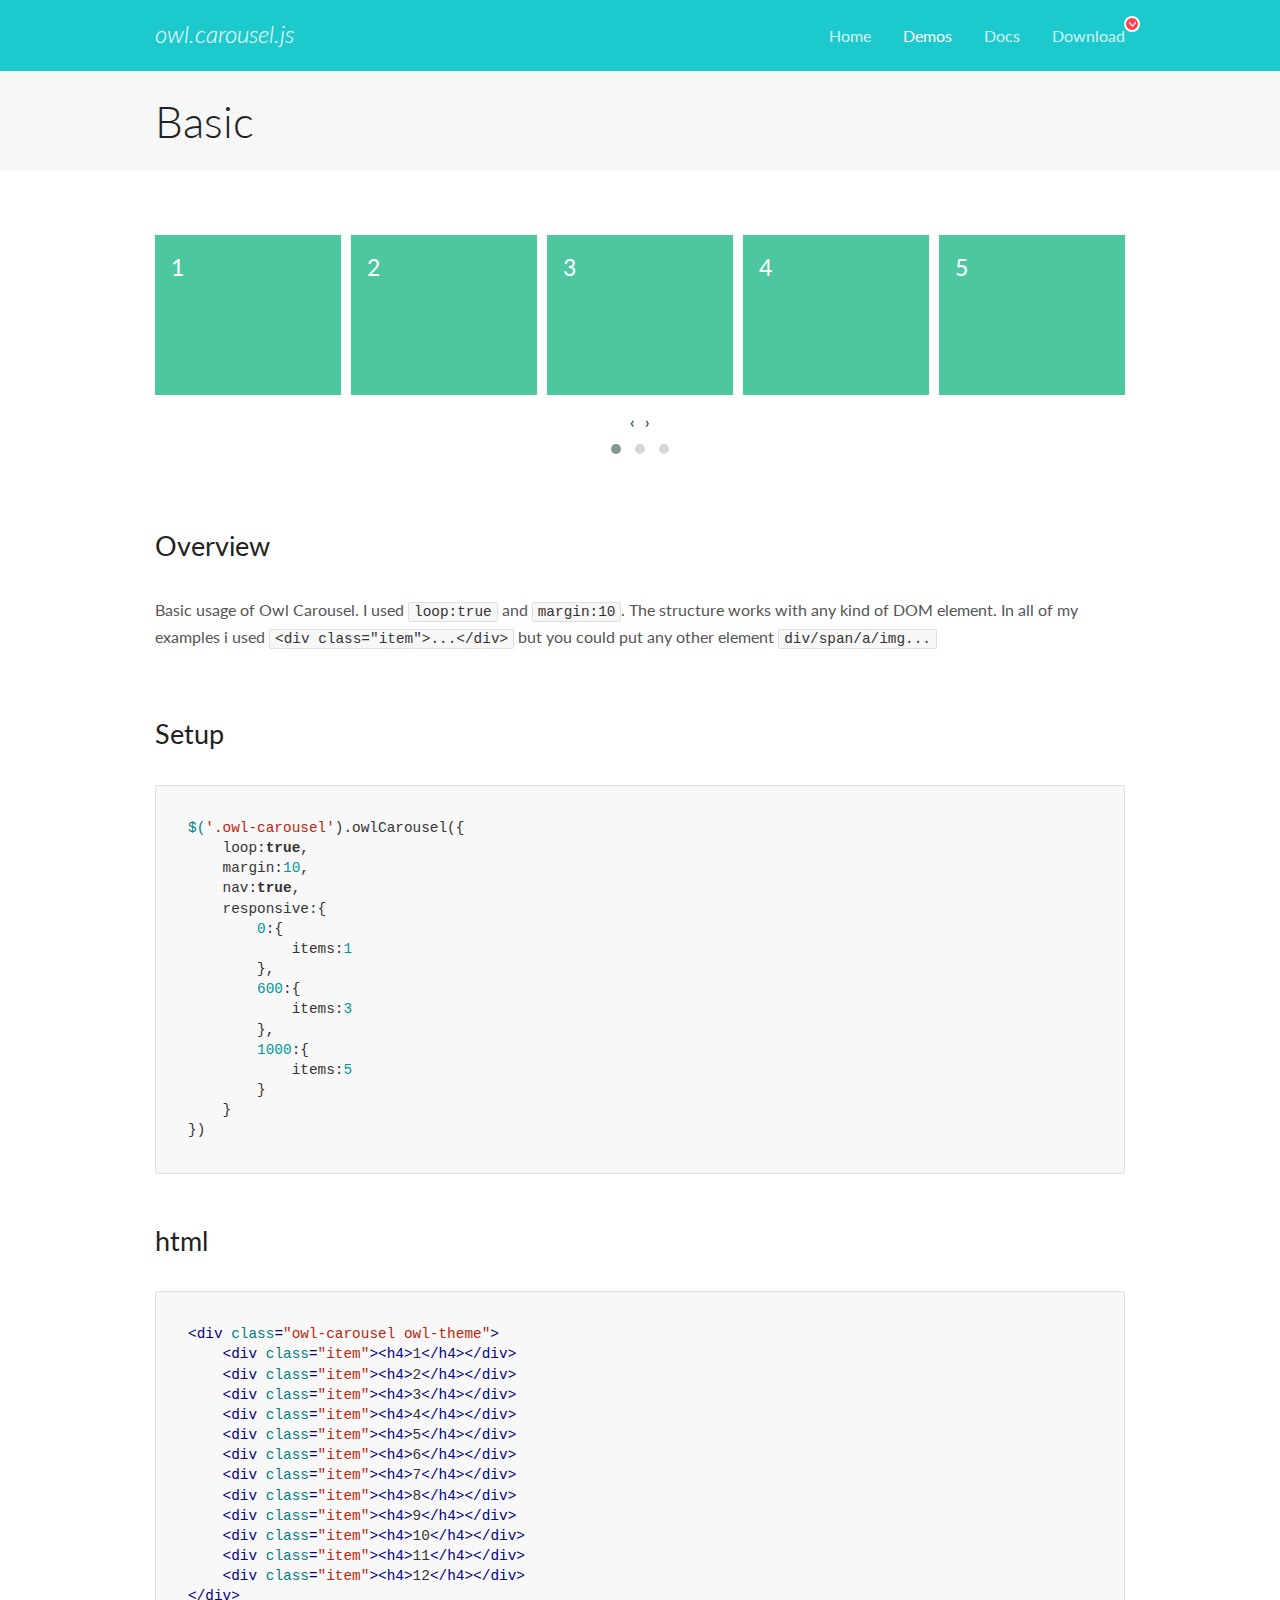
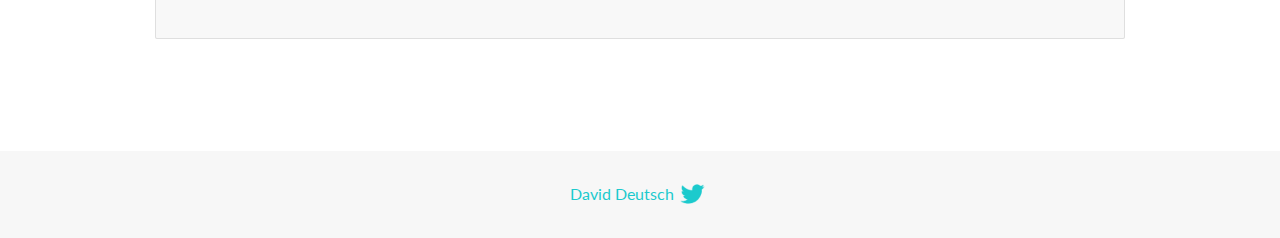
<file: js/OwlCarousel2-2.3.4/docs/demos/basic.html>
<!DOCTYPE html>
<html lang="en">
  <head>

    <!-- head -->
    <meta charset="utf-8">
    <meta name="msapplication-tap-highlight" content="no" />
    <meta name="viewport" content="width=device-width, initial-scale=1.0" />
    <meta name="description" content="Basic usage demo">
    <meta name="author" content="David Deutsch">
    <title>
      Basic Demo | Owl Carousel | 2.3.4
    </title>

    <!-- Stylesheets -->
    <link href='https://fonts.googleapis.com/css?family=Lato:300,400,700,400italic,300italic' rel='stylesheet' type='text/css'>
    <link rel="stylesheet" href="../assets/css/docs.theme.min.css">

    <!-- Owl Stylesheets -->
    <link rel="stylesheet" href="../assets/owlcarousel/assets/owl.carousel.min.css">
    <link rel="stylesheet" href="../assets/owlcarousel/assets/owl.theme.default.min.css">

    <!-- HTML5 shim and Respond.js IE8 support of HTML5 elements and media queries -->

    <!--[if lt IE 9]>
      <script src="https://oss.maxcdn.com/libs/html5shiv/3.7.0/html5shiv.js"></script>
      <script src="https://oss.maxcdn.com/libs/respond.js/1.3.0/respond.min.js"></script>
    <![endif]-->

    <!-- Favicons -->
    <link rel="apple-touch-icon-precomposed" sizes="144x144" href="../assets/ico/apple-touch-icon-144-precomposed.png">
    <link rel="shortcut icon" href="../assets/ico/favicon.png">
    <link rel="shortcut icon" href="favicon.ico">

    <!-- Yeah i know js should not be in header. Its required for demos.-->

    <!-- javascript -->
    <script src="../assets/vendors/jquery.min.js"></script>
    <script src="../assets/owlcarousel/owl.carousel.js"></script>
  </head>
  <body>

    <!-- header -->
    <header class="header">
      <div class="row">
        <div class="large-12 columns">
          <div class="brand left">
            <h3>
              <a href="/OwlCarousel2/">owl.carousel.js</a> 
            </h3>
          </div>
          <a id="toggle-nav" class="right">
            <span></span> <span></span> <span></span> 
          </a> 
          <div class="nav-bar">
            <ul class="clearfix">
              <li> <a href="/OwlCarousel2/index.html">Home</a>  </li>
              <li class="active">
                <a href="/OwlCarousel2/demos/demos.html">Demos</a> 
              </li>
              <li> <a href="/OwlCarousel2/docs/started-welcome.html">Docs</a>  </li>
              <li>
                <a href="https://github.com/OwlCarousel2/OwlCarousel2/archive/2.3.4.zip">Download</a> 
                <span class="download"></span> 
              </li>
            </ul>
          </div>
        </div>
      </div>
    </header>

    <!-- title -->
    <section class="title">
      <div class="row">
        <div class="large-12 columns">
          <h1>Basic</h1>
        </div>
      </div>
    </section>

    <!--  Demos -->
    <section id="demos">
      <div class="row">
        <div class="large-12 columns">
          <div class="owl-carousel owl-theme">
            <div class="item">
              <h4>1</h4>
            </div>
            <div class="item">
              <h4>2</h4>
            </div>
            <div class="item">
              <h4>3</h4>
            </div>
            <div class="item">
              <h4>4</h4>
            </div>
            <div class="item">
              <h4>5</h4>
            </div>
            <div class="item">
              <h4>6</h4>
            </div>
            <div class="item">
              <h4>7</h4>
            </div>
            <div class="item">
              <h4>8</h4>
            </div>
            <div class="item">
              <h4>9</h4>
            </div>
            <div class="item">
              <h4>10</h4>
            </div>
            <div class="item">
              <h4>11</h4>
            </div>
            <div class="item">
              <h4>12</h4>
            </div>
          </div>
          <h3 id="overview">Overview</h3>
          <p>Basic usage of Owl Carousel. I used <code>loop:true</code> and <code>margin:10</code>. The structure works with any kind of DOM element. In all of my examples i used <code>&lt;div class=&quot;item&quot;&gt;...&lt;/div&gt;</code> but you could
            put any other element <code>div/span/a/img...</code></p>
          <h3 id="setup">Setup</h3>
          <pre><code>$(&#39;.owl-carousel&#39;).owlCarousel({
    loop:true,
    margin:10,
    nav:true,
    responsive:{
        0:{
            items:1
        },
        600:{
            items:3
        },
        1000:{
            items:5
        }
    }
})</code></pre>
          <h3 id="html">html</h3>
          <pre><code>&lt;div class=&quot;owl-carousel owl-theme&quot;&gt;
    &lt;div class=&quot;item&quot;&gt;&lt;h4&gt;1&lt;/h4&gt;&lt;/div&gt;
    &lt;div class=&quot;item&quot;&gt;&lt;h4&gt;2&lt;/h4&gt;&lt;/div&gt;
    &lt;div class=&quot;item&quot;&gt;&lt;h4&gt;3&lt;/h4&gt;&lt;/div&gt;
    &lt;div class=&quot;item&quot;&gt;&lt;h4&gt;4&lt;/h4&gt;&lt;/div&gt;
    &lt;div class=&quot;item&quot;&gt;&lt;h4&gt;5&lt;/h4&gt;&lt;/div&gt;
    &lt;div class=&quot;item&quot;&gt;&lt;h4&gt;6&lt;/h4&gt;&lt;/div&gt;
    &lt;div class=&quot;item&quot;&gt;&lt;h4&gt;7&lt;/h4&gt;&lt;/div&gt;
    &lt;div class=&quot;item&quot;&gt;&lt;h4&gt;8&lt;/h4&gt;&lt;/div&gt;
    &lt;div class=&quot;item&quot;&gt;&lt;h4&gt;9&lt;/h4&gt;&lt;/div&gt;
    &lt;div class=&quot;item&quot;&gt;&lt;h4&gt;10&lt;/h4&gt;&lt;/div&gt;
    &lt;div class=&quot;item&quot;&gt;&lt;h4&gt;11&lt;/h4&gt;&lt;/div&gt;
    &lt;div class=&quot;item&quot;&gt;&lt;h4&gt;12&lt;/h4&gt;&lt;/div&gt;
&lt;/div&gt;</code></pre>
          <script>
            $(document).ready(function() {
              var owl = $('.owl-carousel');
              owl.owlCarousel({
                margin: 10,
                nav: true,
                loop: true,
                responsive: {
                  0: {
                    items: 1
                  },
                  600: {
                    items: 3
                  },
                  1000: {
                    items: 5
                  }
                }
              })
            })
          </script>
        </div>
      </div>
    </section>

    <!-- footer -->
    <footer class="footer">
      <div class="row">
        <div class="large-12 columns">
          <h5>
            <a href="/OwlCarousel2/docs/support-contact.html">David Deutsch</a> 
            <a id="custom-tweet-button" href="https://twitter.com/share?url=https://github.com/OwlCarousel2/OwlCarousel2&text=Owl Carousel - This is so awesome! " target="_blank"></a> 
          </h5>
        </div>
      </div>
    </footer>

    <!-- vendors -->
    <script src="../assets/vendors/highlight.js"></script>
    <script src="../assets/js/app.js"></script>
  </body>
</html>
</file>
<file: style.css>
header {
    color: #fff;
    height: 112px;
    line-height: 112px;
    position: fixed;
    width: 100%;
    z-index: 100;
}

header a.logo {
    float: left;
}

header nav {
    float: right;
    font-weight: bold;
}

header nav ul li {
    padding-left: 30px;
}

header nav ul li a {
    color: #fff;
    /* browser compatibility */
    transition: all 0.3s ease-in;
    -webkit-transition: all 0.3s ease-in;
    -moz-transition: all 0.3s ease-in;
    -o-transition: all 0.3s ease-in;
}

header nav ul li a:hover {
    color: #e74c3c;
    text-decoration: none;
}

header nav ul li a:focus {
    color: #e74c3c;
    text-decoration: none;
}


/* ****** slider section ***** */

.slider,
.slider ul.slider-carousel,
.slider ul.slider-carousel li {
    height: 600px;
    width: 100%;
    text-align: center;
    color: #fff;
}

.slider ul.slider-carousel li h1 {
    margin-top: 150px;
    margin-bottom: 30px;
    color: #fff;
}

.slider ul.slider-carousel li p {
    margin-bottom: 50px;
}

.slider ul.slider-carousel li a {
    padding: 10px 50px;
    margin-right: 30px;
    color: #fff;
    font-weight: bold;
    transition: all 0.3s ease-in;
    -webkit-transition: all 0.3s ease-in;
    -moz-transition: all 0.3s ease-in;
    -o-transition: all 0.3s ease-in;
}

.slider ul.slider-carousel li a:last-child {
    margin-right: 0px;
}

.img1 {
    height: 420px;
    background: url(img/slider/slider1.png);
    background-size: 100% 100%;
}

.slider ul.slider-carousel li a.cta1:hover {
    background-color: #ff695a;
    border-radius: 5px;
    -webkit-border-radius: 5px;
    -moz-border-radius: 5px;
}

.slider ul.slider-carousel li a.cta2:hover {
    background-color: #3f9cfa;
    border-radius: 5px;
    -webkit-border-radius: 5px;
    -moz-border-radius: 5px;
}

.slider ul.sliderpager li {
    padding: 0 3px;
    height: 28px;
    line-height: 28px;
}

.slider ul.sliderpager li a {
    color: #34495e;
}

.slider ul.sliderpager li.selected a {
    color: #e74c3c;
}


/* ****** our services section ******* */

.services {
    text-align: center;
}

.services .services-content i {
    font-size: 32px;
    color: #5555;
}

.services-header {
    margin-bottom: 42px;
    text-align: center;
}

.portfolio-header {
    margin-bottom: 42px;
    text-align: center;
}

.team-header {
    margin-bottom: 42px;
    text-align: center;
}

.testimonials-header {
    margin-bottom: 42px;
    text-align: center;
}

.blog-header {
    margin-bottom: 42px;
    text-align: center;
}

.contact-header {
    margin-bottom: 42px;
    text-align: center;
}

.portfolio {
    color: #fff;
    background: url(img/portfolio/portfolio-bg.png);
    background-attachment: fixed;
    background-size: 100% 100%;
}

.portfolio .inner-content {
    position: relative;
    width: 265px;
    height: 225px;
}

.portfolio .inner-content img {
    width: 100%;
    height: 100%;
}

.portfolio .inner-content .overlay-content {
    position: absolute;
    top: 100%;
    left: 0px;
    text-align: center;
    background-color: rgba(0, 0, 0, 0.8);
    width: 100%;
    height: 100%;
    transition: all 0.3s ease-in;
    -webkit-transition: all 0.3s ease-in;
    -moz-transition: all 0.3s ease-in;
    -o-transition: all 0.3s ease-in;
}

.portfolio .inner-content .overlay-content h3 {
    color: white;
}

.portfolio .inner-content .overlay-content p {
    color: white;
}

.portfolio .inner-content .overlay-content h3 {
    padding-top: 20%;
    color: #e74c3c;
}

.portfolio-carousel li {
    margin-right: 10px;
    margin-left: 10px;
}

.portfolio .inner-content:hover .overlay-content {
    top: 0px;
}

.portfolio .inner-content .overlay-content p a {
    color: #2d82d8;
    font-weight: bold;
}

.portfolio .portfolio-nav {
    text-align: center;
    margin-top: 30px;
}


/* this will make arrow clickable like link */

.portfolio .portfolio-nav li {
    cursor: pointer;
    margin-right: 10px;
    font-size: 14px;
    width: 28px;
    height: 28px;
    line-height: 28px;
    background-color: #333;
    color: #fff;
    font-weight: bold;
    border-radius: 50%;
    -webkit-border-radius: 50%;
    -moz-border-radius: 50%;
}

.portfolio-carousel li:last-child {
    margin-right: 0px;
}

.portfolio .portfolio-nav li:hover {
    background-color: #e74c3c;
}


/***** team section *****/

.team .inner-content {
    position: relative;
    width: 265px;
    height: 225px;
}

.team .inner-content img {
    width: 100%;
    height: 100%;
}

.team .inner-content .overlay-content {
    position: absolute;
    top: 100%;
    left: 0px;
    text-align: center;
    background-color: rgba(0, 0, 0, 0.8);
    width: 100%;
    height: 100%;
    transition: all 0.3s ease-in;
    -webkit-transition: all 0.3s ease-in;
    -moz-transition: all 0.3s ease-in;
    -o-transition: all 0.3s ease-in;
}

.team .inner-content .overlay-content h3 {
    color: white;
}

.team .inner-content .overlay-content p {
    color: white;
}

.team .inner-content .overlay-content h3 {
    padding-top: 20%;
    color: #e74c3c;
}

.team-carousel li {
    margin-right: 10px;
    margin-left: 10px;
}

.team .inner-content:hover .overlay-content {
    top: 0px;
}

.team .inner-content .overlay-content p a {
    color: #2d82d8;
    font-weight: bold;
}

.team .team-nav {
    text-align: center;
    margin-top: 30px;
}


/* this will make arrow clickable like link */

.team.team-nav li {
    cursor: pointer;
    margin-right: 10px;
    font-size: 14px;
    width: 28px;
    height: 28px;
    line-height: 28px;
    background-color: #333;
    color: #fff;
    font-weight: bold;
    border-radius: 50%;
    -webkit-border-radius: 50%;
    -moz-border-radius: 50%;
}

.team-carousel li:last-child {
    margin-right: 0px;
}

.team .team-nav li:hover {
    background-color: #e74c3c;
}

.team-carousel .inner-content p.name {
    padding-top: 15%;
}

.team-carousel .inner-content p.description {
    padding: 0 15px;
}

.ul.member-social-links li {
    font-size: 14px;
    width: 28px;
    height: 28px;
    line-height: 28px;
}

.ul.member-social-links li a {
    color: #fff;
}

.ul.member-social-links li i {
    width: 28px;
    height: 28px;
    line-height: 28px;
    border-radius: 50%;
    -webkit-border-radius: 50%;
    -moz-border-radius: 50%;
}

.ul.member-social-links li i.fa-facebook {
    background-color: #3b5998;
}

.ul.member-social-links li i.fa-twitter {
    background-color: #00aced;
}

.ul.member-social-links li i.fa-linkedin {
    background-color: #007bb6;
}

.testimonials {
    background: url(img/testi-bg.png);
    background-attachment: fixed;
    background-size: 100% 100%;
    color: #fff;
}

.testimonial-carousel li {
    text-align: center;
    margin: 0 200px;
}

.blockquote {
    border: none;
    line-height: 1.5em;
    position: relative;
    font-size: 14px;
    color: #fff;
    display: inline-block;
}

.blockquote::before {
    position: absolute;
    content: "\f10d";
    top: -5px;
    left: -20px;
    font-family: fontAwesome;
}

.blockquote::after {
    position: absolute;
    content: "\f10e";
    bottom: -5px;
    right: -20px;
    font-family: fontAwesome;
}

.testimonial-carousel li img {
    width: 150px;
    height: 150px;
    border-radius: 50%;
    -webkit-border-radius: 50%;
    -moz-border-radius: 50%;
    margin-bottom: 30px;
}

.testimonial-carousel li p.name {
    color: #e74c3c;
    font-weight: bold;
}

.testimonial-carousel li p.position {
    font-weight: bold;
    margin-bottom: 30px;
}

.testipager li {
    margin-right: 5px;
}

.testipager li:last-child {
    margin-right: 0px;
}

.testipager li a {
    color: #fff;
}

.testipager li.selected a {
    color: #e74c3c;
}


/***** style blog *****/

.blog b.date {
    color: #333;
}

.blog h3 a {
    transition: all 0.3s ease-in;
    -webkit-transition: all 0.3s ease-in;
    -moz-transition: all 0.3s ease-in;
    -o-transition: all 0.3s ease-in;
}

.blog h3 a:hover {
    color: #e74c3c;
}


/***** Contact Us section *****/

.contact {
    background: url(img/contact-bg.png);
    background-attachment: fixed;
    background-size: 100% 100%;
    color: #fff;
}

form.contact-form {
    width: 40%;
    margin: 0 auto;
    text-align: center;
}

input:not([type=submit]),
textarea {
    width: 96.5%;
    margin-bottom: 40px;
    color: #777;
    padding-left: 20px;
    box-shadow: 3px 3px 5px rgba(0, 0, 0, 0.2) inset;
    border: none;
}

input:not([type=submit]) {
    height: 40px;
    line-height: 40px;
}

textarea {
    padding-top: 10px;
}

#submit {
    padding: 10px 30px;
    color: #fff;
    background-color: #e74c3c;
    border: none;
    font-weight: bold;
}


/* footer */

footer {
    /* text-align: center; */
    padding-top: 56px;
}

footer h1 {
    margin-top: 15px;
    padding-bottom: 28px;
}

footer p i {
    color: #2d82d8;
}

footer p span {
    font-weight: bold;
}

footer p.about {
    margin-bottom: 20px;
}

form.update-input:not([type=submit]),
textarea {
    width: 96.5%;
    margin-bottom: 40px;
    color: #777;
    padding-left: 20px;
    box-shadow: 3px 3px 5px rgba(0, 0, 0, 0.2) inset;
    border: none;
}

#take-email {
    margin-bottom: 20px;
}

#submit-button {
    background-color: #e74c3c;
    color: #fff;
    border: none;
    padding: 0px 30px;
    height: 40px;
    line-height: 40px;
    font-weight: bold;
}

.footer-social-links li {
    padding: 0 10px;
    font-size: 28px;
}

.footer-social-links li a i.fa-facebook {
    color: #3b5998;
}

.footer-social-links li a i.fa-twitter {
    color: #00aced;
}

.footer-social-links li a i.fa-youtube {
    color: #bb0000;
}

.footer-social-links li a i.fa-linkedin {
    color: #007bb5;
}

.footer-social-links li a i.fa-dribbble {
    color: #ea4c89;
}

.copyright {
    text-align: center;
    color: #fff;
    background-color: #333;
    height: 42px;
    line-height: 42px;
    margin-top: 56px;
}

footer p span.primary {
    padding-left: 0px;
}

.copyright p {
    margin: 0 0 0 0;
}
</file>
<file: css/responsive.css>
slicknav_menu {
    display: none;
}

@media screen and (max-width:992px) {
    .slider {
        margin-top: 112px;
    }
    header {
        margin-top: -112px;
        background-color: #34495e;
    }
    #menu {
        display: none;
    }
    .slicknav_menu {
        display: inline-block;
        position: fixed;
        background: rgba(0, 0, 0, 0);
        z-index: 1000;
        right: 0px;
        margin-top: -112px;
    }
    .slicknav_btn {
        background-color: #e74c3c;
        margin: 35px 30px 0 0;
    }
    .slicknav_nav {
        background: #34495e;
        width: 200px;
    }
    .slicknav_nav li {
        margin: 0;
        padding: 0;
        height: 3em;
        line-height: 3em;
        width: 200px;
        border-bottom: 1px solid #2e4155;
        border-top: 1px solid #3d5267;
        text-align: center;
    }
    .slicknav_nav li a {
        margin: 0;
        padding: 0;
    }
    .slicknav_nav li a:hover {
        color: #e74c3c;
        background-color: rgba(0, 0, 0, 0);
    }
    .slider,
    .slider ul.slider-carousel,
    .slider ul.slider-carousel li {
        height: 450px;
    }
    .slider ul.slider-carousel li h1 {
        margin-top: 100px;
        margin-bottom: 30px;
    }
    /***** portfolio responsive styles *****/
    .portfolio {
        background: none;
        background-color: #eca535;
    }
    .portfolio-carousel li {
        margin-right: 0px;
        margin-left: 0px;
    }
    .portfolio-carousel h3 {
        font-size: 14px;
    }
    .portfolio .inner-content {
        width: 200px;
        height: 180px;
    }
    .team-carousel h3 {
        font-size: 14px;
    }
    .team .inner-content {
        width: 200px;
        height: 180px;
    }
    .team-carousel li {
        margin-right: 10px;
        margin-left: 10px;
    }
    .team-carousel p.description {
        display: none;
    }
    /* testimonials section */
    .testimonials {
        background: none;
        background-color: #0d1722;
    }
    .blog {
        text-align: center;
    }
    .blog img {
        margin: 0 auto;
    }
    .contact {
        background: none;
        background-color: #36767a;
    }
    /* Contact Form Section */
    form.contact-form {
        width: 60%;
    }
    /* Footer Responsive Style */
    footer {
        text-align: center;
    }
}

@media screen and (max-width:800px) {
    .portfolio-carousel h3 {
        font-size: 12px;
    }
    .portfolio .inner-content {
        width: 180px;
        height: 150px;
    }
    .portfolio li p {
        font-size: 12px;
    }
    /***** team responsive styles *****/
    .team-carousel h3 {
        font-size: 12px;
    }
    .team .inner-content {
        width: 180px;
        height: 150px;
    }
    .team li p {
        font-size: 12px;
    }
    /* testimonial section */
    .testimonial-carousel li {
        margin: 0 100px;
    }
}

@media screen and (max-width:550px) {
    .slider,
    .slider ul.slider-carousel,
    .slider ul.slider-carousel li {
        height: 380px;
    }
    .slider ul.slider-carousel li h1 {
        margin-top: 70px;
        margin-bottom: 30px;
    }
    .testimonial-carousel li {
        margin: 0 50px;
    }
    /* Contact Form Section */
    form.contact-form {
        width: 80%;
    }
}

@media screen and (max-width:420px) {
    .slider ul li a {
        display: block;
        padding: 0;
        width: 100%;
        text-align: center;
    }
    .slider ul.slider-carousel li h1 {
        margin-top: 50px;
        margin-bottom: 30px;
        font-size: 30px;
    }
}
</file>
